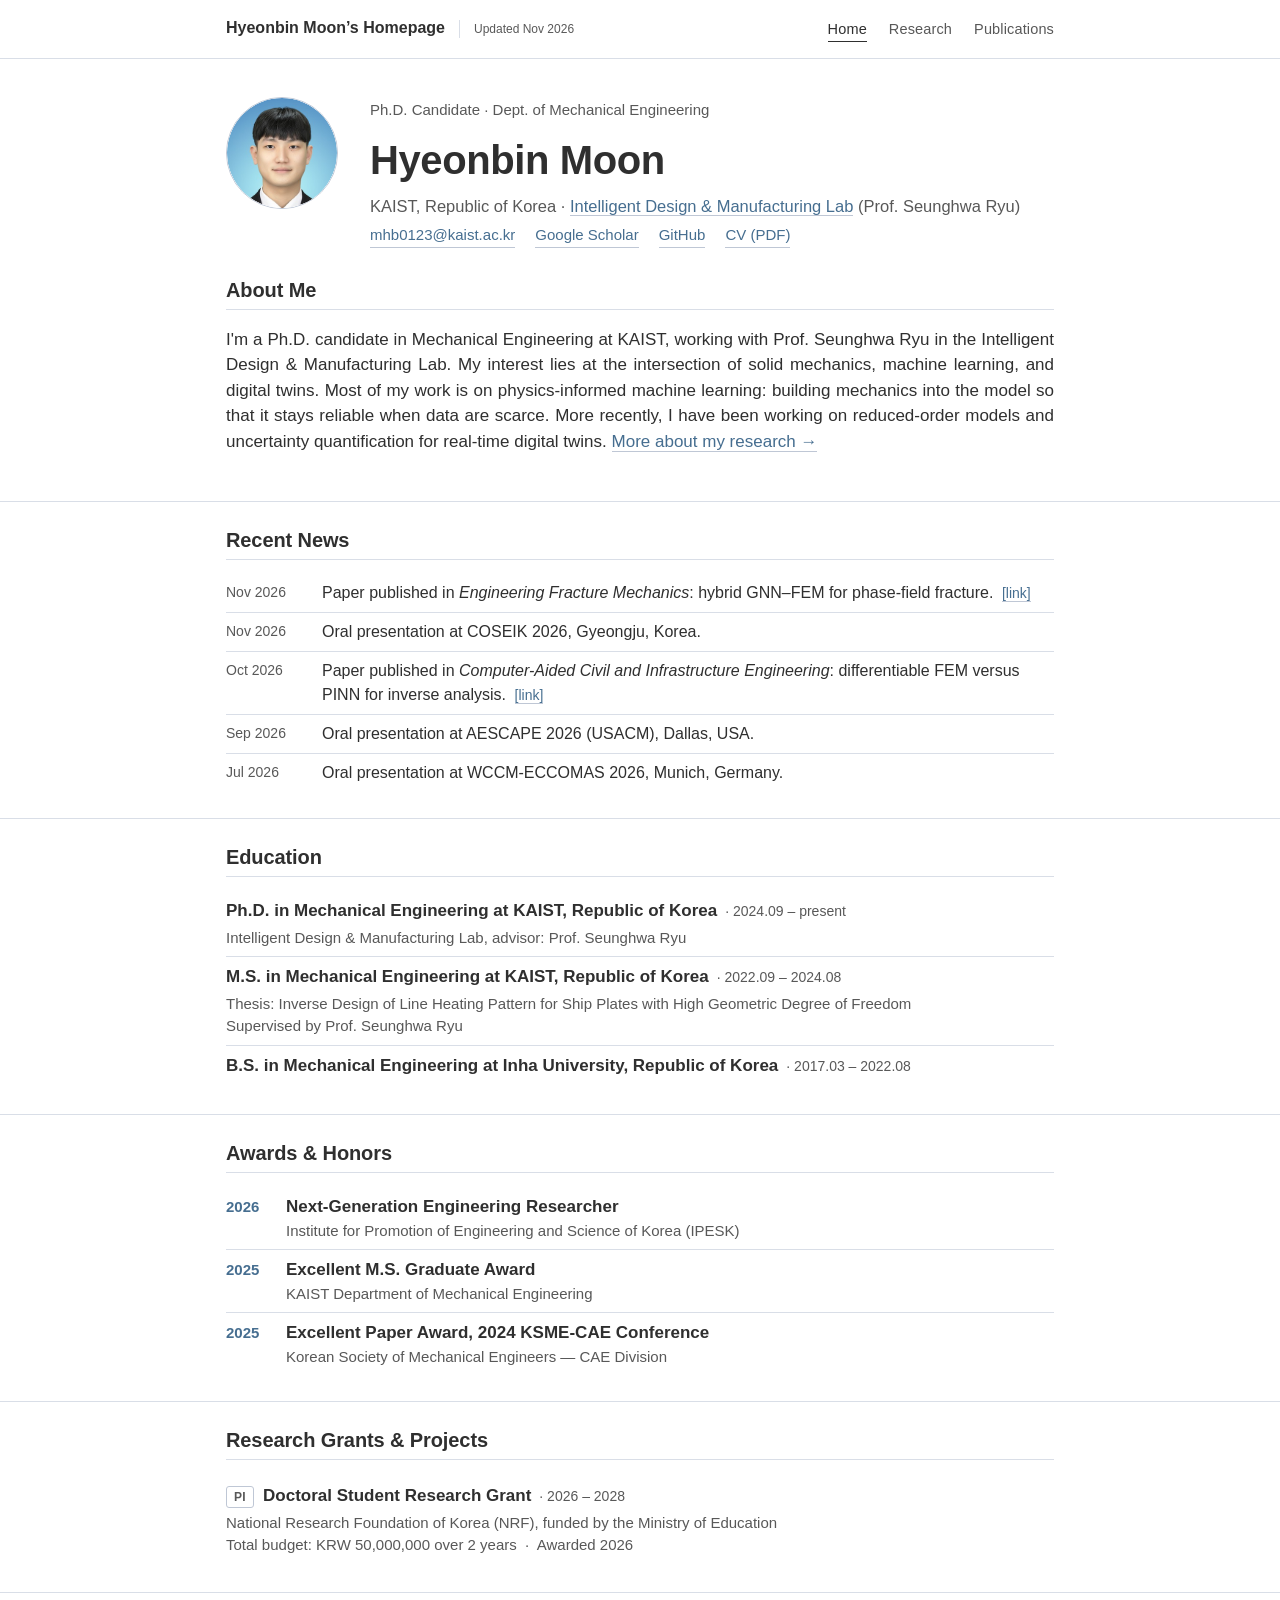
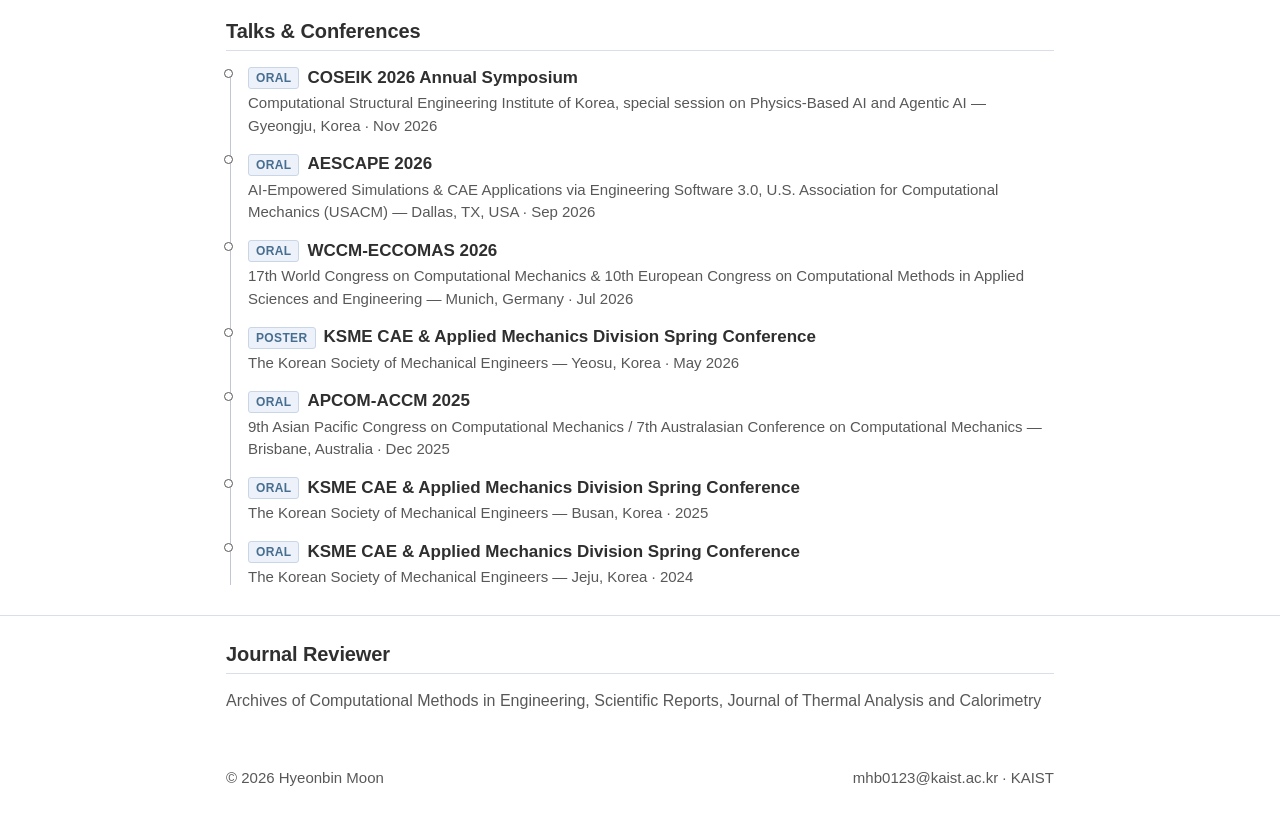
<file: index.html>
<!DOCTYPE html>
<html lang="en">
<head>
<meta charset="UTF-8">
<meta name="viewport" content="width=device-width, initial-scale=1.0">
<title>Hyeonbin Moon — Ph.D. Researcher</title>

<link rel="icon" type="image/svg+xml" href="data:image/svg+xml,%3Csvg xmlns='http://www.w3.org/2000/svg' viewBox='0 0 64 64'%3E%3Ccircle cx='32' cy='32' r='32' fill='%23466E90'/%3E%3Ctext x='32' y='42' font-family='Arial,Helvetica,sans-serif' font-size='26' font-weight='700' fill='white' text-anchor='middle'%3EHM%3C/text%3E%3C/svg%3E">

<meta name="description" content="Hyeonbin Moon — Ph.D. candidate in Mechanical Engineering at KAIST, working on computational solid mechanics through physics-informed machine learning. Publications, talks, and research.">

<meta property="og:image" content="https://hyeonbin-moon.github.io/img/og-card.png">
<meta property="og:image:width" content="1200">
<meta property="og:image:height" content="630">
<meta property="og:url" content="https://hyeonbin-moon.github.io/">
<meta name="twitter:image" content="https://hyeonbin-moon.github.io/img/og-card.png">
<meta property="og:type" content="website">
<meta property="og:title" content="Hyeonbin Moon — Ph.D. Researcher">
<meta property="og:description" content="Hyeonbin Moon — Ph.D. candidate in Mechanical Engineering at KAIST, working on computational solid mechanics through physics-informed machine learning. Publications, talks, and research.">
<meta name="twitter:card" content="summary_large_image">
<meta name="twitter:title" content="Hyeonbin Moon — Ph.D. Researcher">
<meta name="twitter:description" content="Hyeonbin Moon — Ph.D. candidate in Mechanical Engineering at KAIST, working on computational solid mechanics through physics-informed machine learning. Publications, talks, and research.">

<link rel="stylesheet" href="styles.css?v=20261121i">
<script type="application/ld+json">
{
  "@context": "https://schema.org",
  "@type": "Person",
  "name": "Hyeonbin Moon",
  "jobTitle": "Ph.D. Candidate",
  "email": "mailto:mhb0123@kaist.ac.kr",
  "affiliation": {
    "@type": "CollegeOrUniversity",
    "name": "KAIST (Korea Advanced Institute of Science and Technology)"
  },
  "alumniOf": [
    {"@type": "CollegeOrUniversity", "name": "KAIST"},
    {"@type": "CollegeOrUniversity", "name": "Inha University"}
  ],
  "sameAs": [
    "https://scholar.google.com/citations?hl=en&user=YVXCVJMAAAAJ"
  ],
  "knowsAbout": ["AI for Solid Mechanics", "Physics-Informed Machine Learning", "Computational Solid Mechanics", "Reduced-Order Modeling", "Uncertainty Quantification", "Digital Twins", "Inverse Design"]
}
</script>
</head>
<body class="page-home">

<nav>
  <div class="wrap">
    <div class="brand-group">
      <a class="brand" href="index.html">Hyeonbin Moon&rsquo;s Homepage</a>
      <span class="nav-updated">Updated Nov 2026</span>
    </div>
    <button class="nav-toggle" id="navToggle" aria-label="Toggle menu" aria-expanded="false">
      <span></span><span></span><span></span>
    </button>
    <ul id="navList">
      <li><a href="index.html" aria-current="page">Home</a></li>
      <li><a href="research.html">Research</a></li>
      <li><a href="publications.html">Publications</a></li>
    </ul>
  </div>
</nav>

<header class="hero">
  <div class="wrap hero-row">
    <div class="avatar"><div class="avatar-inner"><img src="[data-uri]" alt="Hyeonbin Moon"></div></div>
    <div class="hero-text">
      <span class="eyebrow">Ph.D. Candidate · Dept. of Mechanical Engineering</span>
      <h1 class="name">Hyeonbin Moon</h1>
      <p class="role-affiliation">KAIST, Republic of Korea · <a href="https://sites.google.com/site/seunghwalab/home" target="_blank" rel="noopener">Intelligent Design &amp; Manufacturing Lab</a> (Prof. Seunghwa Ryu)</p>
      <div class="contact-row">
        <a href="mailto:mhb0123@kaist.ac.kr">mhb0123@kaist.ac.kr</a>
        <a href="https://scholar.google.com/citations?hl=en&user=YVXCVJMAAAAJ" target="_blank" rel="noopener">Google Scholar</a>
        <a href="https://github.com/HyeonBin-Moon" target="_blank" rel="noopener">GitHub</a>
        <a href="files/Hyeonbin_Moon_CV.pdf" target="_blank" rel="noopener">CV (PDF)</a>
      </div>
    </div>
  </div>

  <div class="wrap hero-about-wrap">
    <div class="section-head"><h2>About Me</h2></div>
    <div class="bio">
        <p>
          I'm a Ph.D. candidate in Mechanical Engineering at KAIST, working with Prof. Seunghwa Ryu in the Intelligent
          Design &amp; Manufacturing Lab. My interest lies at the intersection of solid mechanics, machine learning, and
          digital twins. Most of my work is on physics-informed machine learning: building mechanics into the model so that
          it stays reliable when data are scarce. More recently, I have been working on reduced-order models and uncertainty
          quantification for real-time digital twins. <a href="research.html">More about my research &rarr;</a>
        </p>
      </div>
  </div>
</header>

<section id="news">
  <div class="wrap">
    <div class="section-head"><h2>Recent News</h2></div>
    <ul class="news-list">
      <li><span class="news-date">Nov 2026</span><span class="news-text">Paper published in <em>Engineering Fracture Mechanics</em>: hybrid GNN&ndash;FEM for phase-field fracture. <a href="publications.html#pub-16">[link]</a></span></li>
      <li><span class="news-date">Nov 2026</span><span class="news-text">Oral presentation at COSEIK 2026, Gyeongju, Korea.</span></li>
      <li><span class="news-date">Oct 2026</span><span class="news-text">Paper published in <em>Computer-Aided Civil and Infrastructure Engineering</em>: differentiable FEM versus PINN for inverse analysis. <a href="publications.html#pub-15">[link]</a></span></li>
      <li><span class="news-date">Sep 2026</span><span class="news-text">Oral presentation at AESCAPE 2026 (USACM), Dallas, USA.</span></li>
      <li><span class="news-date">Jul 2026</span><span class="news-text">Oral presentation at WCCM-ECCOMAS 2026, Munich, Germany.</span></li>
    </ul>
  </div>
</section>

<section id="education">
  <div class="wrap">
    <div class="section-head"><span class="icon-badge"><svg viewBox="0 0 24 24" fill="none" stroke="currentColor" stroke-width="2" stroke-linecap="round" stroke-linejoin="round"><path d="M2 9l10-5 10 5-10 5-10-5z"/><path d="M6 11.5v4.5c0 1.5 3 3 6 3s6-1.5 6-3v-4.5"/><path d="M22 9v6"/></svg></span><h2>Education</h2></div>

    <div class="edu-grid">
    <div class="edu-item">
      <div class="edu-degree">Ph.D. in Mechanical Engineering at KAIST, Republic of Korea<span class="edu-dates">&middot; 2024.09 &ndash; present</span></div>
      <div class="edu-meta">Intelligent Design &amp; Manufacturing Lab, advisor: Prof. Seunghwa Ryu</div>
    </div>
    <div class="edu-item">
      <div class="edu-degree">M.S. in Mechanical Engineering at KAIST, Republic of Korea<span class="edu-dates">&middot; 2022.09 &ndash; 2024.08</span></div>
      <div class="edu-meta">Thesis: Inverse Design of Line Heating Pattern for Ship Plates with High Geometric Degree of Freedom</div>
      <div class="edu-meta">Supervised by Prof. Seunghwa Ryu</div>
    </div>
    <div class="edu-item">
      <div class="edu-degree">B.S. in Mechanical Engineering at Inha University, Republic of Korea<span class="edu-dates">&middot; 2017.03 &ndash; 2022.08</span></div>
    </div>
    </div>
  </div>
</section>

<section id="awards">
  <div class="wrap">
    <div class="section-head"><span class="icon-badge"><svg viewBox="0 0 24 24" fill="none" stroke="currentColor" stroke-width="2" stroke-linecap="round" stroke-linejoin="round"><path d="M8 4h8v4a4 4 0 0 1-8 0V4z"/><path d="M8 5H5.5a2.5 2.5 0 0 0 2.5 4.5"/><path d="M16 5h2.5A2.5 2.5 0 0 1 16 9.5"/><path d="M12 12v3"/><path d="M9 20h6"/><path d="M10 15h4l1 5H9l1-5z"/></svg></span><h2>Awards &amp; Honors</h2></div>

    <div class="award-grid">
    <div class="award-item">
      <div class="award-year">2026</div>
      <div>
        <div class="award-name">Next-Generation Engineering Researcher</div>
        <div class="award-org">Institute for Promotion of Engineering and Science of Korea (IPESK)</div>
      </div>
    </div>
    <div class="award-item">
      <div class="award-year">2025</div>
      <div>
        <div class="award-name">Excellent M.S. Graduate Award</div>
        <div class="award-org">KAIST Department of Mechanical Engineering</div>
      </div>
    </div>
    <div class="award-item">
      <div class="award-year">2025</div>
      <div>
        <div class="award-name">Excellent Paper Award, 2024 KSME-CAE Conference</div>
        <div class="award-org">Korean Society of Mechanical Engineers &mdash; CAE Division</div>
      </div>
    </div>
    </div>
  </div>
</section>

<section id="grants">
  <div class="wrap">
    <div class="section-head"><span class="icon-badge"><svg viewBox="0 0 24 24" fill="none" stroke="currentColor" stroke-width="2" stroke-linecap="round" stroke-linejoin="round"><rect x="2" y="6" width="20" height="12" rx="2"/><circle cx="12" cy="12" r="2.5"/><path d="M6 12h.01"/><path d="M18 12h.01"/></svg></span><h2>Research Grants &amp; Projects</h2></div>

    <div class="grant-grid">
    <div class="grant-item">
      <div class="grant-title"><span class="grant-role">PI</span>Doctoral Student Research Grant<span class="grant-dates">&middot; 2026 &ndash; 2028</span></div>
      <div class="grant-meta">National Research Foundation of Korea (NRF), funded by the Ministry of Education</div>
      <div class="grant-meta">Total budget: KRW 50,000,000 over 2 years &nbsp;&middot;&nbsp; Awarded 2026</div>
    </div>
    </div>
  </div>
</section>

<section id="talks">
  <div class="wrap">
    <div class="section-head"><span class="icon-badge"><svg viewBox="0 0 24 24" fill="none" stroke="currentColor" stroke-width="2" stroke-linecap="round" stroke-linejoin="round"><rect x="9" y="2" width="6" height="12" rx="3"/><path d="M5 10a7 7 0 0 0 14 0"/><path d="M12 17v4"/><path d="M9 21h6"/></svg></span><h2>Talks &amp; Conferences</h2></div>
    <div class="timeline">
      <div class="talk">
        <div class="talk-title"><span class="talk-tag">Oral</span>COSEIK 2026 Annual Symposium</div>
        <div class="talk-place">Computational Structural Engineering Institute of Korea, special session on Physics-Based AI and Agentic AI &mdash; Gyeongju, Korea <span class="talk-date">&middot; Nov 2026</span></div>
      </div>
      <div class="talk">
        <div class="talk-title"><span class="talk-tag">Oral</span>AESCAPE 2026</div>
        <div class="talk-place">AI-Empowered Simulations &amp; CAE Applications via Engineering Software 3.0, U.S. Association for Computational Mechanics (USACM) &mdash; Dallas, TX, USA <span class="talk-date">&middot; Sep 2026</span></div>
      </div>
      <div class="talk">
        <div class="talk-title"><span class="talk-tag">Oral</span>WCCM-ECCOMAS 2026</div>
        <div class="talk-place">17th World Congress on Computational Mechanics &amp; 10th European Congress on Computational Methods in Applied Sciences and Engineering &mdash; Munich, Germany <span class="talk-date">&middot; Jul 2026</span></div>
      </div>
      <div class="talk">
        <div class="talk-title"><span class="talk-tag">Poster</span>KSME CAE &amp; Applied Mechanics Division Spring Conference</div>
        <div class="talk-place">The Korean Society of Mechanical Engineers &mdash; Yeosu, Korea <span class="talk-date">&middot; May 2026</span></div>
      </div>
      <div class="talk">
        <div class="talk-title"><span class="talk-tag">Oral</span>APCOM-ACCM 2025</div>
        <div class="talk-place">9th Asian Pacific Congress on Computational Mechanics / 7th Australasian Conference on Computational Mechanics &mdash; Brisbane, Australia <span class="talk-date">&middot; Dec 2025</span></div>
      </div>
      <div class="talk">
        <div class="talk-title"><span class="talk-tag">Oral</span>KSME CAE &amp; Applied Mechanics Division Spring Conference</div>
        <div class="talk-place">The Korean Society of Mechanical Engineers &mdash; Busan, Korea <span class="talk-date">&middot; 2025</span></div>
      </div>
      <div class="talk">
        <div class="talk-title"><span class="talk-tag">Oral</span>KSME CAE &amp; Applied Mechanics Division Spring Conference</div>
        <div class="talk-place">The Korean Society of Mechanical Engineers &mdash; Jeju, Korea <span class="talk-date">&middot; 2024</span></div>
      </div>
    </div>
  </div>
</section>

<section id="reviewer">
  <div class="wrap">
    <div class="section-head"><span class="icon-badge"><svg viewBox="0 0 24 24" fill="none" stroke="currentColor" stroke-width="2" stroke-linecap="round" stroke-linejoin="round"><path d="M9 11l3 3L22 4"/><path d="M21 12v7a2 2 0 0 1-2 2H5a2 2 0 0 1-2-2V5a2 2 0 0 1 2-2h11"/></svg></span><h2>Journal Reviewer</h2></div>
    <div class="journal-list"><span>Archives of Computational Methods in Engineering</span><span>Scientific Reports</span><span>Journal of Thermal Analysis and Calorimetry</span></div>
  </div>
</section>

<footer id="contact">
  <div class="wrap">
    <span>© 2026 Hyeonbin Moon</span>
    <span>mhb0123@kaist.ac.kr · KAIST</span>
  </div>
</footer>

<script>
  (function(){
    var toggle = document.getElementById('navToggle');
    var list = document.getElementById('navList');
    toggle.addEventListener('click', function(){
      var open = list.classList.toggle('open');
      toggle.setAttribute('aria-expanded', open ? 'true' : 'false');
    });
    list.querySelectorAll('a').forEach(function(link){
      link.addEventListener('click', function(){
        list.classList.remove('open');
        toggle.setAttribute('aria-expanded', 'false');
      });
    });
  })();
</script>
</body>
</html>
</file>
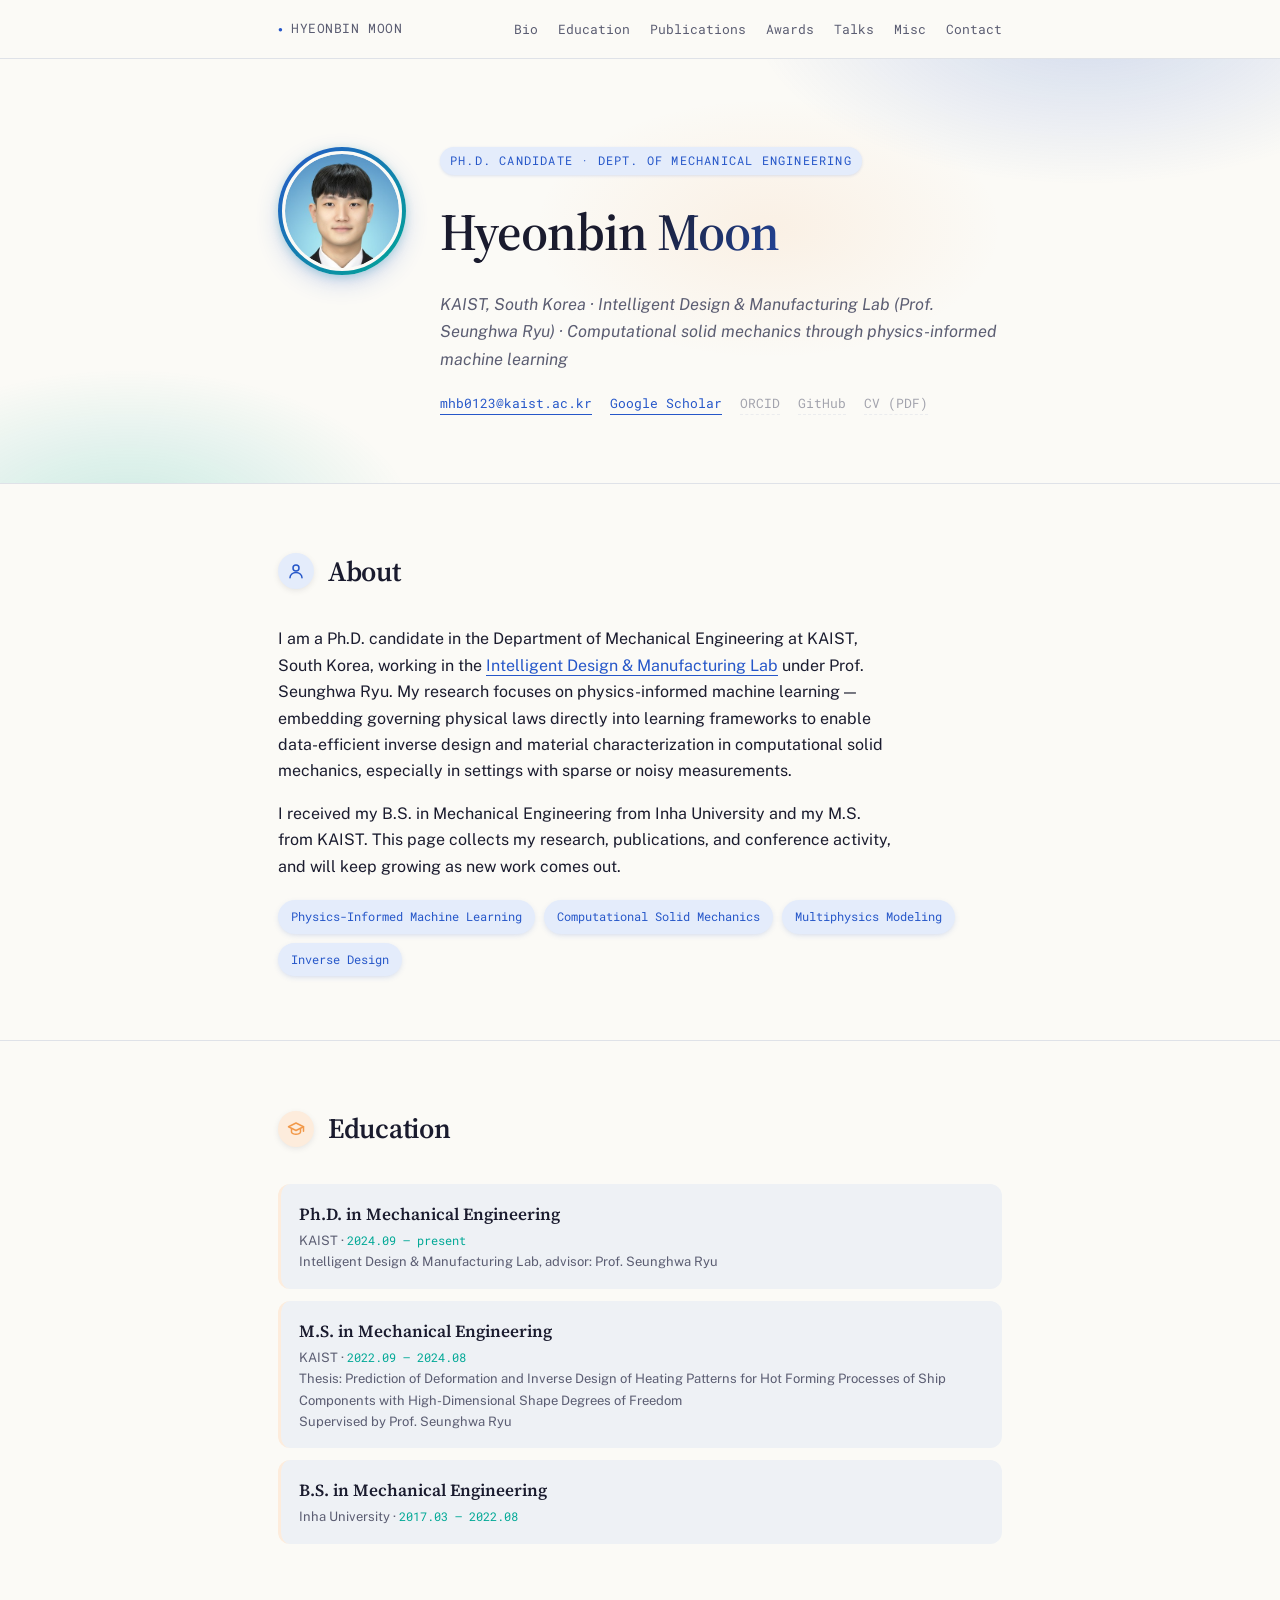
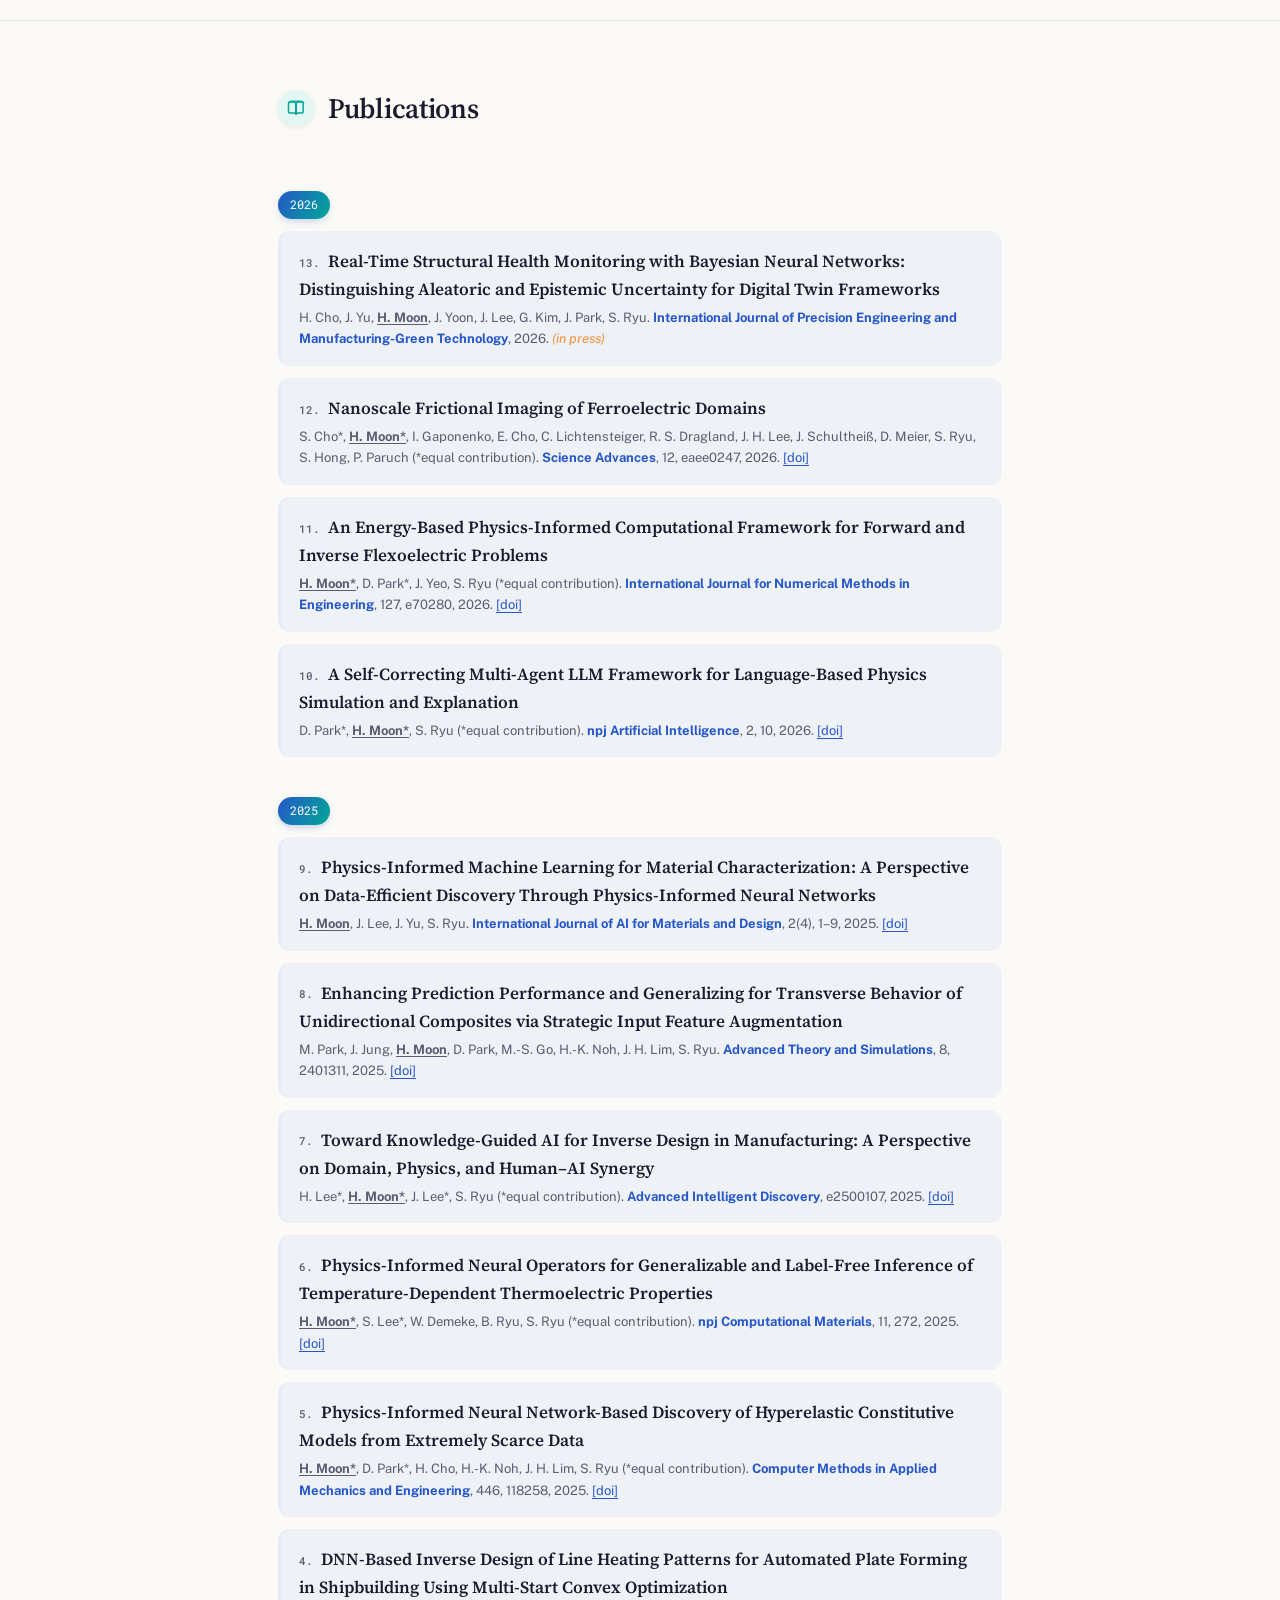
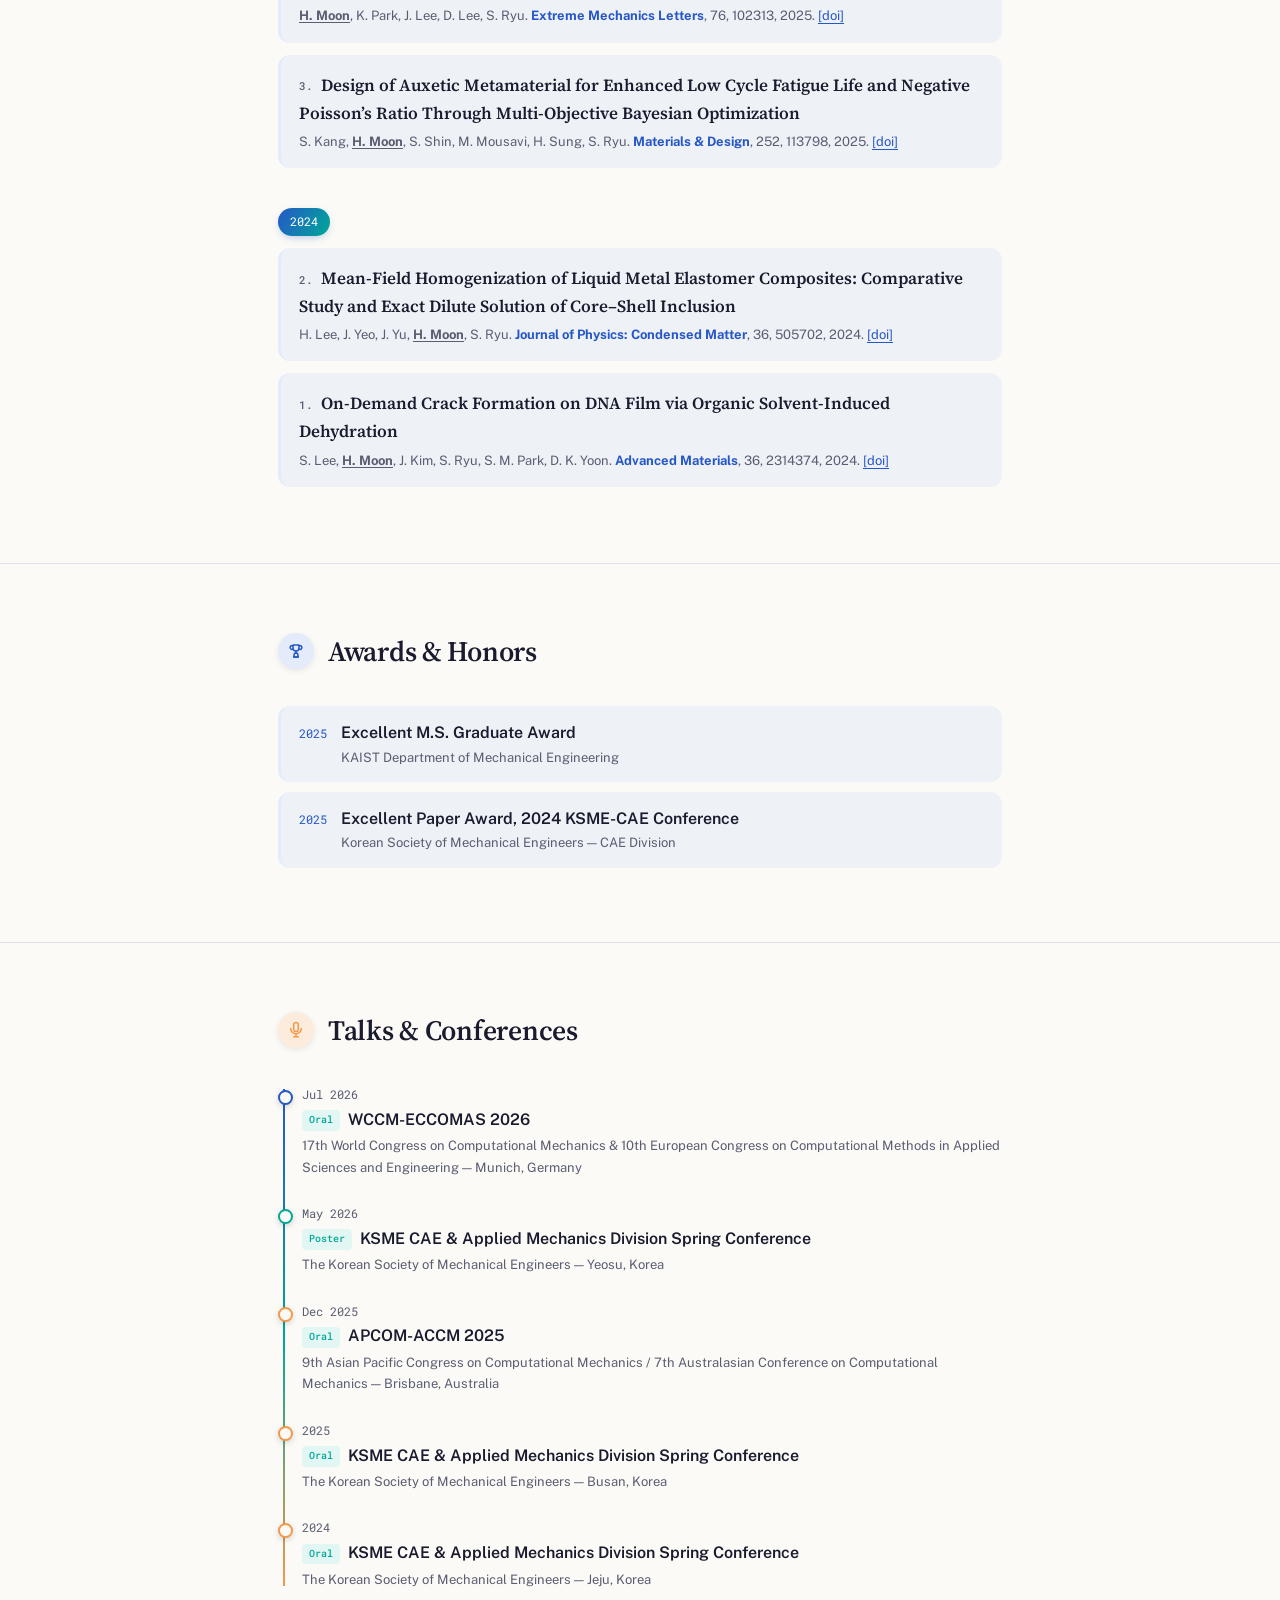
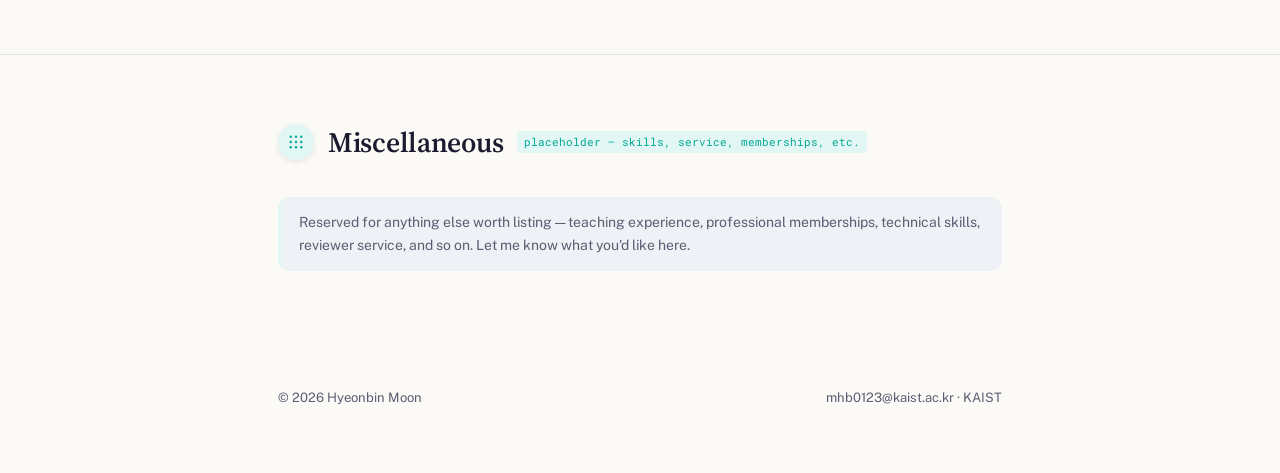
<file: index_4.html>
<!DOCTYPE html>
<html lang="en">
<head>
<meta charset="UTF-8">
<meta name="viewport" content="width=device-width, initial-scale=1.0">
<title>Hyeonbin Moon — Ph.D. Researcher</title>

<link rel="icon" type="image/svg+xml" href="data:image/svg+xml,%3Csvg xmlns='http://www.w3.org/2000/svg' viewBox='0 0 64 64'%3E%3Cdefs%3E%3ClinearGradient id='g' x1='0' y1='0' x2='1' y2='1'%3E%3Cstop offset='0' stop-color='%232657c9'/%3E%3Cstop offset='1' stop-color='%2300a896'/%3E%3C/linearGradient%3E%3C/defs%3E%3Ccircle cx='32' cy='32' r='32' fill='url(%23g)'/%3E%3Ctext x='32' y='43' font-family='Georgia,serif' font-size='27' font-weight='700' fill='white' text-anchor='middle'%3EHM%3C/text%3E%3C/svg%3E">

<meta name="description" content="Hyeonbin Moon — Ph.D. candidate in Mechanical Engineering at KAIST, working on computational solid mechanics through physics-informed machine learning. Publications, talks, and research.">

<meta property="og:type" content="website">
<meta property="og:title" content="Hyeonbin Moon — Ph.D. Researcher">
<meta property="og:description" content="Ph.D. candidate in Mechanical Engineering at KAIST, working on physics-informed machine learning and computational solid mechanics.">
<meta name="twitter:card" content="summary">
<meta name="twitter:title" content="Hyeonbin Moon — Ph.D. Researcher">
<meta name="twitter:description" content="Ph.D. candidate in Mechanical Engineering at KAIST, working on physics-informed machine learning and computational solid mechanics.">

<link rel="preconnect" href="https://fonts.googleapis.com">
<link rel="preconnect" href="https://fonts.gstatic.com" crossorigin>
<link href="https://fonts.googleapis.com/css2?family=Source+Serif+4:opsz,wght@8..60,400;8..60,500;8..60,600;8..60,700&family=Public+Sans:wght@400;500;600;700&family=Roboto+Mono:wght@400;500&display=swap" rel="stylesheet">
<style>
  :root{
    --paper:#fbfaf6;
    --panel:#eef1f5;
    --ink:#1a1b2e;
    --ink-soft:#5b5d72;
    --line:#dfe2e8;

    --blue:#2657c9;
    --blue-soft:#e4ecfb;
    --teal:#00a896;
    --teal-soft:#e2f6f3;
    --amber:#f2994a;
    --amber-soft:#fdecdc;
  }

  *{box-sizing:border-box;}
  html{scroll-behavior:smooth;}
  body{
    margin:0;
    background:var(--paper);
    color:var(--ink);
    font-family:'Public Sans',sans-serif;
    line-height:1.65;
    -webkit-font-smoothing:antialiased;
  }
  ::selection{background:var(--blue);color:#fff;}

  a{color:var(--blue);text-decoration:none;border-bottom:1px solid var(--blue);}
  a:hover{color:var(--teal);border-color:var(--teal);}

  h1,h2,h3{font-family:'Source Serif 4',serif;font-weight:600;margin:0;letter-spacing:-0.01em;}

  .wrap{max-width:780px;margin:0 auto;padding:0 28px;}

  /* ---------- nav ---------- */
  nav{
    position:sticky;top:0;z-index:10;
    background:rgba(251,250,246,0.88);
    backdrop-filter:blur(6px);
    border-bottom:1px solid var(--line);
  }
  nav .wrap{display:flex;justify-content:space-between;align-items:center;height:58px;position:relative;}
  nav .brand{font-family:'Roboto Mono',monospace;font-size:13px;letter-spacing:0.04em;color:var(--ink-soft);}
  nav .brand::before{content:"●";color:var(--blue);margin-right:8px;font-size:8px;vertical-align:middle;}
  nav ul{list-style:none;display:flex;gap:20px;margin:0;padding:0;}
  nav a{border:none;font-size:13px;color:var(--ink-soft);font-family:'Roboto Mono',monospace;padding-bottom:2px;position:relative;}
  nav a::after{content:"";position:absolute;left:0;right:100%;bottom:-3px;height:2px;background:linear-gradient(90deg,var(--blue),var(--teal));transition:right 0.2s ease;}
  nav a:hover{color:var(--blue);}
  nav a:hover::after{right:0;}

  .nav-toggle{
    display:none;flex-direction:column;justify-content:center;gap:5px;
    width:32px;height:32px;background:none;border:none;cursor:pointer;padding:0;
  }
  .nav-toggle span{display:block;width:100%;height:2px;background:var(--ink);border-radius:2px;transition:transform 0.2s ease, opacity 0.2s ease;}
  .nav-toggle[aria-expanded="true"] span:nth-child(1){transform:translateY(7px) rotate(45deg);}
  .nav-toggle[aria-expanded="true"] span:nth-child(2){opacity:0;}
  .nav-toggle[aria-expanded="true"] span:nth-child(3){transform:translateY(-7px) rotate(-45deg);}

  /* ---------- hero ---------- */
  header.hero{
    position:relative;
    padding:88px 0 68px;
    overflow:hidden;
    background:
      radial-gradient(560px 280px at 85% -10%, rgba(38,87,201,0.20), transparent 60%),
      radial-gradient(480px 260px at 10% 110%, rgba(0,168,150,0.20), transparent 60%),
      radial-gradient(360px 200px at 60% 40%, rgba(242,153,74,0.10), transparent 65%);
    border-bottom:1px solid var(--line);
  }
  .hero-row{display:flex;gap:34px;align-items:flex-start;position:relative;z-index:1;}
  .hero-illustration{
    position:absolute;right:-30px;top:-10px;width:420px;height:320px;
    z-index:0;pointer-events:none;
    mask-image:radial-gradient(closest-side, black 65%, transparent 100%);
    -webkit-mask-image:radial-gradient(closest-side, black 65%, transparent 100%);
  }
  .hero-illustration svg{width:100%;height:100%;}
  .avatar{
    flex:0 0 auto;
    width:128px;height:128px;border-radius:50%;
    padding:4px;
    background:linear-gradient(135deg, var(--blue), var(--teal));
    box-shadow:0 8px 28px -8px rgba(38,87,201,0.45), 0 2px 8px rgba(0,168,150,0.2);
  }
  .avatar-inner{
    width:100%;height:100%;border-radius:50%;
    background:var(--paper);
    display:flex;align-items:center;justify-content:center;
    font-family:'Source Serif 4',serif;font-size:32px;font-weight:600;
    color:var(--ink);
    overflow:hidden;
    border:3px solid var(--paper);
  }
  .avatar-inner img{
    width:100%;height:100%;
    object-fit:cover;
    border-radius:50%;
    display:block;
  }
  .eyebrow{
    display:inline-block;
    font-family:'Roboto Mono',monospace;font-size:12px;color:var(--blue);
    text-transform:uppercase;letter-spacing:0.1em;margin-bottom:14px;
    background:var(--blue-soft);padding:4px 10px;border-radius:20px;
    box-shadow:0 1px 3px rgba(38,87,201,0.15);
  }
  h1.name{
    font-size:52px;margin-bottom:10px;letter-spacing:-0.02em;
    background:linear-gradient(120deg, var(--ink) 35%, var(--blue) 75%, var(--teal) 100%);
    -webkit-background-clip:text;background-clip:text;color:transparent;-webkit-text-fill-color:transparent;
  }
  .role{color:var(--ink-soft);font-size:16.5px;margin-bottom:20px;font-style:italic;max-width:56ch;}
  .contact-row{display:flex;flex-wrap:wrap;gap:18px;font-family:'Roboto Mono',monospace;font-size:13px;}
  .contact-pending{color:var(--ink-soft);opacity:0.55;border-bottom:1px dashed var(--line);cursor:default;}

  /* ---------- sections ---------- */
  section{padding:64px 0;border-bottom:1px solid var(--line);}
  section:last-of-type{border-bottom:none;}
  .section-head{display:flex;align-items:center;gap:14px;margin-bottom:32px;}
  .icon-badge{
    flex:0 0 auto;width:36px;height:36px;border-radius:50%;
    display:flex;align-items:center;justify-content:center;
    box-shadow:0 2px 8px -3px rgba(26,27,46,0.2);
  }
  .icon-badge svg{width:18px;height:18px;}
  .section-head h2{font-size:28px;}

  #bio .icon-badge{background:var(--blue-soft);color:var(--blue);}
  #education .icon-badge{background:var(--amber-soft);color:var(--amber);}
  #publications .icon-badge{background:var(--teal-soft);color:var(--teal);}
  #awards .icon-badge{background:var(--blue-soft);color:var(--blue);}
  #talks .icon-badge{background:var(--amber-soft);color:var(--amber);}
  #misc .icon-badge{background:var(--teal-soft);color:var(--teal);}
  #cv .dot{background:var(--blue);}

  .bio p{max-width:62ch;color:var(--ink);}
  .interests{display:flex;flex-wrap:wrap;gap:9px;margin-top:20px;}
  .interests span{
    font-family:'Roboto Mono',monospace;font-size:12px;
    padding:7px 13px;border-radius:20px;color:var(--blue);
    background:var(--blue-soft);
    box-shadow:0 2px 6px -2px rgba(38,87,201,0.25);
    transition:transform 0.15s ease;
  }
  .interests span:hover{transform:translateY(-1px);}

  /* publications */
  .pub-year{
    font-family:'Roboto Mono',monospace;font-size:12px;color:#fff;
    background:linear-gradient(120deg, var(--blue), var(--teal));
    display:inline-block;padding:4px 12px;border-radius:20px;
    margin:28px 0 12px;box-shadow:0 3px 10px -3px rgba(38,87,201,0.4);
  }
  .pub-year:first-child{margin-top:0;}
  .pub{
    padding:16px 18px;border-radius:12px;margin-bottom:12px;background:var(--panel);
    border-left:3px solid var(--blue-soft);
    transition:transform 0.18s ease, box-shadow 0.18s ease, border-color 0.18s ease;
  }
  .pub:hover{transform:translateY(-2px);box-shadow:0 10px 24px -12px rgba(26,27,46,0.25);border-left-color:var(--blue);}
  .pub-title{font-family:'Source Serif 4',serif;font-size:17px;font-weight:600;margin-bottom:4px;}
  .pub-meta{font-size:13px;color:var(--ink-soft);}
  .pub-meta strong{text-decoration:underline;text-underline-offset:2px;}
  .pub-meta em{font-style:normal;font-weight:700;color:var(--blue);}
  .in-press{font-style:italic;font-weight:500;color:var(--amber);}
  .pub-num{
    display:inline-block;font-family:'Roboto Mono',monospace;font-size:11px;font-weight:500;
    color:var(--ink-soft);margin-right:8px;vertical-align:middle;
  }
  .pub-tag{
    display:inline-block;font-family:'Roboto Mono',monospace;font-size:10px;font-weight:500;
    border-radius:4px;padding:2px 7px;margin-right:8px;vertical-align:middle;
  }
  .tag-journal{background:var(--blue-soft);color:var(--blue);}
  .tag-conference{background:var(--teal-soft);color:var(--teal);}
  .tag-preprint{background:var(--amber-soft);color:var(--amber);}



  /* education */
  .edu-item{
    padding:16px 18px;border-radius:12px;margin-bottom:12px;background:var(--panel);
    border-left:3px solid var(--amber-soft);
    transition:transform 0.18s ease, box-shadow 0.18s ease, border-color 0.18s ease;
  }
  .edu-item:hover{transform:translateY(-2px);box-shadow:0 10px 24px -12px rgba(26,27,46,0.25);border-left-color:var(--amber);}
  .edu-degree{font-family:'Source Serif 4',serif;font-size:17px;font-weight:600;margin-bottom:2px;}
  .edu-meta{font-size:13px;color:var(--ink-soft);}
  .edu-dates{font-family:'Roboto Mono',monospace;font-size:12px;color:var(--teal);}

  /* awards */
  .award-item{
    display:flex;gap:14px;align-items:baseline;padding:14px 18px;border-radius:12px;margin-bottom:10px;background:var(--panel);
    border-left:3px solid var(--blue-soft);
    transition:transform 0.18s ease, box-shadow 0.18s ease, border-color 0.18s ease;
  }
  .award-item:hover{transform:translateY(-2px);box-shadow:0 10px 24px -12px rgba(26,27,46,0.25);border-left-color:var(--blue);}
  .award-year{font-family:'Roboto Mono',monospace;font-size:12px;color:var(--blue);flex:0 0 auto;}
  .award-name{font-weight:600;}
  .award-org{font-size:13px;color:var(--ink-soft);}

  /* misc */
  .misc-item{
    padding:14px 18px;border-radius:12px;margin-bottom:8px;background:var(--panel);font-size:14px;color:var(--ink-soft);
    border-left:3px solid var(--teal-soft);
  }

  /* talks / conferences timeline */
  .timeline{position:relative;padding-left:24px;}
  .timeline::before{content:"";position:absolute;left:5px;top:4px;bottom:4px;width:2px;
    background:linear-gradient(var(--blue), var(--teal), var(--amber));}
  .talk{position:relative;padding-bottom:26px;transition:transform 0.18s ease;}
  .talk:hover{transform:translateX(3px);}
  .talk:last-child{padding-bottom:0;}
  .talk::before{
    content:"";position:absolute;left:-24px;top:5px;width:11px;height:11px;
    border-radius:50%;background:var(--paper);border:2.5px solid var(--amber);
    box-shadow:0 2px 6px -1px rgba(26,27,46,0.25);
  }
  .talk:nth-child(1)::before{border-color:var(--blue);}
  .talk:nth-child(2)::before{border-color:var(--teal);}
  .talk:nth-child(3)::before{border-color:var(--amber);}
  .talk-date{font-family:'Roboto Mono',monospace;font-size:12px;color:var(--ink-soft);}
  .talk-title{font-weight:600;margin:2px 0;}
  .talk-place{font-size:13px;color:var(--ink-soft);}
  .talk-tag{
    display:inline-block;font-family:'Roboto Mono',monospace;font-size:10px;font-weight:500;
    border-radius:4px;padding:2px 7px;margin-right:8px;vertical-align:middle;
    background:var(--teal-soft);color:var(--teal);
  }

  /* cv */
  footer{padding:44px 0 64px;color:var(--ink-soft);font-size:13px;}
  footer .wrap{display:flex;justify-content:space-between;flex-wrap:wrap;gap:10px;}

  .note{
    font-family:'Roboto Mono',monospace;font-size:11px;color:var(--teal);
    background:var(--teal-soft);padding:2px 7px;border-radius:4px;
  }

  @media (max-width:680px){
    .nav-toggle{display:flex;}
    nav ul{
      display:none;position:absolute;left:0;right:0;top:100%;
      flex-direction:column;gap:0;
      background:var(--paper);border-bottom:1px solid var(--line);
      padding:8px 28px 16px;
    }
    nav ul.open{display:flex;}
    nav ul li{width:100%;}
    nav a{display:block;padding:10px 0;}
    nav a::after{display:none;}
  }

  @media (max-width:600px){
    .hero-row{flex-direction:column;gap:16px;}
    h1.name{font-size:36px;}
    .hero-illustration{display:none;}
  }

  @media (prefers-reduced-motion: reduce){
    html{scroll-behavior:auto;}
  }
</style>
<script type="application/ld+json">
{
  "@context": "https://schema.org",
  "@type": "Person",
  "name": "Hyeonbin Moon",
  "jobTitle": "Ph.D. Candidate",
  "email": "mailto:mhb0123@kaist.ac.kr",
  "affiliation": {
    "@type": "CollegeOrUniversity",
    "name": "KAIST (Korea Advanced Institute of Science and Technology)"
  },
  "alumniOf": [
    {"@type": "CollegeOrUniversity", "name": "KAIST"},
    {"@type": "CollegeOrUniversity", "name": "Inha University"}
  ],
  "sameAs": [
    "https://scholar.google.com/citations?hl=en&user=YVXCVJMAAAAJ"
  ],
  "knowsAbout": ["Physics-Informed Machine Learning", "Computational Solid Mechanics", "Multiphysics Modeling", "Inverse Design"]
}
</script>
</head>
<body>

<nav>
  <div class="wrap">
    <span class="brand">HYEONBIN MOON</span>
    <button class="nav-toggle" id="navToggle" aria-label="Toggle menu" aria-expanded="false">
      <span></span><span></span><span></span>
    </button>
    <ul id="navList">
      <li><a href="#bio">Bio</a></li>
      <li><a href="#education">Education</a></li>
      <li><a href="#publications">Publications</a></li>
      <li><a href="#awards">Awards</a></li>
      <li><a href="#talks">Talks</a></li>
      <li><a href="#misc">Misc</a></li>
      <li><a href="#contact">Contact</a></li>
    </ul>
  </div>
</nav>

<header class="hero">
  <div class="wrap hero-row">
    <div class="avatar"><div class="avatar-inner"><img src="[data-uri]" alt="Hyeonbin Moon"></div></div>
    <div class="hero-text">
      <span class="eyebrow">Ph.D. Candidate · Dept. of Mechanical Engineering</span>
      <h1 class="name">Hyeonbin Moon</h1>
      <p class="role">KAIST, South Korea · Intelligent Design &amp; Manufacturing Lab (Prof. Seunghwa Ryu) · Computational solid mechanics through physics-informed machine learning</p>
      <div class="contact-row">
        <a href="mailto:mhb0123@kaist.ac.kr">mhb0123@kaist.ac.kr</a>
        <a href="https://scholar.google.com/citations?hl=en&user=YVXCVJMAAAAJ" target="_blank" rel="noopener">Google Scholar</a>
        <span class="contact-pending">ORCID</span>
        <span class="contact-pending">GitHub</span>
        <span class="contact-pending">CV (PDF)</span>
      </div>
    </div>
  </div>
</header>

<section id="bio">
  <div class="wrap">
    <div class="section-head"><span class="icon-badge"><svg viewBox="0 0 24 24" fill="none" stroke="currentColor" stroke-width="2" stroke-linecap="round" stroke-linejoin="round"><circle cx="12" cy="8" r="4"/><path d="M4 21c0-4 3.5-7 8-7s8 3 8 7"/></svg></span><h2>About</h2></div>
    <div class="bio">
      <p>
        I am a Ph.D. candidate in the Department of Mechanical Engineering at KAIST, South Korea, working in the
        <a href="https://sites.google.com/site/seunghwalab/home" target="_blank" rel="noopener">Intelligent Design &amp; Manufacturing Lab</a> under Prof. Seunghwa Ryu. My research focuses on physics-informed
        machine learning — embedding governing physical laws directly into learning frameworks to enable data-efficient
        inverse design and material characterization in computational solid mechanics, especially in settings with
        sparse or noisy measurements.
      </p>
      <p>
        I received my B.S. in Mechanical Engineering from Inha University and my M.S. from KAIST. This page collects
        my research, publications, and conference activity, and will keep growing as new work comes out.
      </p>
      <div class="interests">
        <span>Physics-Informed Machine Learning</span>
        <span>Computational Solid Mechanics</span>
        <span>Multiphysics Modeling</span>
        <span>Inverse Design</span>
      </div>
    </div>
  </div>
</section>

<section id="education">
  <div class="wrap">
    <div class="section-head"><span class="icon-badge"><svg viewBox="0 0 24 24" fill="none" stroke="currentColor" stroke-width="2" stroke-linecap="round" stroke-linejoin="round"><path d="M2 9l10-5 10 5-10 5-10-5z"/><path d="M6 11.5v4.5c0 1.5 3 3 6 3s6-1.5 6-3v-4.5"/><path d="M22 9v6"/></svg></span><h2>Education</h2></div>

    <div class="edu-item">
      <div class="edu-degree">Ph.D. in Mechanical Engineering</div>
      <div class="edu-meta">KAIST &middot; <span class="edu-dates">2024.09 &ndash; present</span></div>
      <div class="edu-meta">Intelligent Design &amp; Manufacturing Lab, advisor: Prof. Seunghwa Ryu</div>
    </div>
    <div class="edu-item">
      <div class="edu-degree">M.S. in Mechanical Engineering</div>
      <div class="edu-meta">KAIST &middot; <span class="edu-dates">2022.09 &ndash; 2024.08</span></div>
      <div class="edu-meta">Thesis: Prediction of Deformation and Inverse Design of Heating Patterns for Hot Forming Processes of Ship Components with High-Dimensional Shape Degrees of Freedom</div>
      <div class="edu-meta">Supervised by Prof. Seunghwa Ryu</div>
    </div>
    <div class="edu-item">
      <div class="edu-degree">B.S. in Mechanical Engineering</div>
      <div class="edu-meta">Inha University &middot; <span class="edu-dates">2017.03 &ndash; 2022.08</span></div>
    </div>
  </div>
</section>

<section id="publications">
  <div class="wrap">
    <div class="section-head"><span class="icon-badge"><svg viewBox="0 0 24 24" fill="none" stroke="currentColor" stroke-width="2" stroke-linecap="round" stroke-linejoin="round"><path d="M4 4.5A1.5 1.5 0 0 1 5.5 3H10a2 2 0 0 1 2 2v14.5"/><path d="M20 4.5A1.5 1.5 0 0 0 18.5 3H14a2 2 0 0 0-2 2v14.5"/><path d="M2 5.5A1.5 1.5 0 0 1 3.5 4H10a2 2 0 0 1 2 2v14a1.5 1.5 0 0 0-1.5-1.5H3.5A1.5 1.5 0 0 1 2 17V5.5z"/><path d="M22 5.5A1.5 1.5 0 0 0 20.5 4H14a2 2 0 0 0-2 2v14a1.5 1.5 0 0 1 1.5-1.5h6.5a1.5 1.5 0 0 0 1.5-1.5V5.5z"/></svg></span><h2>Publications</h2></div>

    <div class="pub-year">2026</div>
    <div class="pub">
      <div class="pub-title"><span class="pub-num">13.</span>Real-Time Structural Health Monitoring with Bayesian Neural Networks: Distinguishing Aleatoric and Epistemic Uncertainty for Digital Twin Frameworks</div>
      <div class="pub-meta">H. Cho, J. Yu, <strong>H. Moon</strong>, J. Yoon, J. Lee, G. Kim, J. Park, S. Ryu. <em>International Journal of Precision Engineering and Manufacturing-Green Technology</em>, 2026. <span class="in-press">(in press)</span></div>
    </div>
    <div class="pub">
      <div class="pub-title"><span class="pub-num">12.</span>Nanoscale Frictional Imaging of Ferroelectric Domains</div>
      <div class="pub-meta">S. Cho*, <strong>H. Moon*</strong>, I. Gaponenko, E. Cho, C. Lichtensteiger, R. S. Dragland, J. H. Lee, J. Schultheiß, D. Meier, S. Ryu, S. Hong, P. Paruch (*equal contribution). <em>Science Advances</em>, 12, eaee0247, 2026. <a href="https://doi.org/10.1126/sciadv.aee0247" target="_blank" rel="noopener">[doi]</a></div>
    </div>
    <div class="pub">
      <div class="pub-title"><span class="pub-num">11.</span>An Energy-Based Physics-Informed Computational Framework for Forward and Inverse Flexoelectric Problems</div>
      <div class="pub-meta"><strong>H. Moon*</strong>, D. Park*, J. Yeo, S. Ryu (*equal contribution). <em>International Journal for Numerical Methods in Engineering</em>, 127, e70280, 2026. <a href="https://doi.org/10.1002/nme.70280" target="_blank" rel="noopener">[doi]</a></div>
    </div>
    <div class="pub">
      <div class="pub-title"><span class="pub-num">10.</span>A Self-Correcting Multi-Agent LLM Framework for Language-Based Physics Simulation and Explanation</div>
      <div class="pub-meta">D. Park*, <strong>H. Moon*</strong>, S. Ryu (*equal contribution). <em>npj Artificial Intelligence</em>, 2, 10, 2026. <a href="https://doi.org/10.1038/s44387-025-00057-z" target="_blank" rel="noopener">[doi]</a></div>
    </div>

    <div class="pub-year">2025</div>
    <div class="pub">
      <div class="pub-title"><span class="pub-num">9.</span>Physics-Informed Machine Learning for Material Characterization: A Perspective on Data-Efficient Discovery Through Physics-Informed Neural Networks</div>
      <div class="pub-meta"><strong>H. Moon</strong>, J. Lee, J. Yu, S. Ryu. <em>International Journal of AI for Materials and Design</em>, 2(4), 1&ndash;9, 2025. <a href="https://doi.org/10.36922/IJAMD025440043" target="_blank" rel="noopener">[doi]</a></div>
    </div>
    <div class="pub">
      <div class="pub-title"><span class="pub-num">8.</span>Enhancing Prediction Performance and Generalizing for Transverse Behavior of Unidirectional Composites via Strategic Input Feature Augmentation</div>
      <div class="pub-meta">M. Park, J. Jung, <strong>H. Moon</strong>, D. Park, M.-S. Go, H.-K. Noh, J. H. Lim, S. Ryu. <em>Advanced Theory and Simulations</em>, 8, 2401311, 2025. <a href="https://doi.org/10.1002/adts.202401311" target="_blank" rel="noopener">[doi]</a></div>
    </div>
    <div class="pub">
      <div class="pub-title"><span class="pub-num">7.</span>Toward Knowledge-Guided AI for Inverse Design in Manufacturing: A Perspective on Domain, Physics, and Human&ndash;AI Synergy</div>
      <div class="pub-meta">H. Lee*, <strong>H. Moon*</strong>, J. Lee*, S. Ryu (*equal contribution). <em>Advanced Intelligent Discovery</em>, e2500107, 2025. <a href="https://doi.org/10.1002/aidi.202500107" target="_blank" rel="noopener">[doi]</a></div>
    </div>
    <div class="pub">
      <div class="pub-title"><span class="pub-num">6.</span>Physics-Informed Neural Operators for Generalizable and Label-Free Inference of Temperature-Dependent Thermoelectric Properties</div>
      <div class="pub-meta"><strong>H. Moon*</strong>, S. Lee*, W. Demeke, B. Ryu, S. Ryu (*equal contribution). <em>npj Computational Materials</em>, 11, 272, 2025. <a href="https://doi.org/10.1038/s41524-025-01769-1" target="_blank" rel="noopener">[doi]</a></div>
    </div>
    <div class="pub">
      <div class="pub-title"><span class="pub-num">5.</span>Physics-Informed Neural Network-Based Discovery of Hyperelastic Constitutive Models from Extremely Scarce Data</div>
      <div class="pub-meta"><strong>H. Moon*</strong>, D. Park*, H. Cho, H.-K. Noh, J. H. Lim, S. Ryu (*equal contribution). <em>Computer Methods in Applied Mechanics and Engineering</em>, 446, 118258, 2025. <a href="https://doi.org/10.1016/j.cma.2025.118258" target="_blank" rel="noopener">[doi]</a></div>
    </div>
    <div class="pub">
      <div class="pub-title"><span class="pub-num">4.</span>DNN-Based Inverse Design of Line Heating Patterns for Automated Plate Forming in Shipbuilding Using Multi-Start Convex Optimization</div>
      <div class="pub-meta"><strong>H. Moon</strong>, K. Park, J. Lee, D. Lee, S. Ryu. <em>Extreme Mechanics Letters</em>, 76, 102313, 2025. <a href="https://doi.org/10.1016/j.eml.2025.102313" target="_blank" rel="noopener">[doi]</a></div>
    </div>
    <div class="pub">
      <div class="pub-title"><span class="pub-num">3.</span>Design of Auxetic Metamaterial for Enhanced Low Cycle Fatigue Life and Negative Poisson&rsquo;s Ratio Through Multi-Objective Bayesian Optimization</div>
      <div class="pub-meta">S. Kang, <strong>H. Moon</strong>, S. Shin, M. Mousavi, H. Sung, S. Ryu. <em>Materials &amp; Design</em>, 252, 113798, 2025. <a href="https://doi.org/10.1016/j.matdes.2025.113798" target="_blank" rel="noopener">[doi]</a></div>
    </div>

    <div class="pub-year">2024</div>
    <div class="pub">
      <div class="pub-title"><span class="pub-num">2.</span>Mean-Field Homogenization of Liquid Metal Elastomer Composites: Comparative Study and Exact Dilute Solution of Core&ndash;Shell Inclusion</div>
      <div class="pub-meta">H. Lee, J. Yeo, J. Yu, <strong>H. Moon</strong>, S. Ryu. <em>Journal of Physics: Condensed Matter</em>, 36, 505702, 2024. <a href="https://doi.org/10.1088/1361-648X/ad765e" target="_blank" rel="noopener">[doi]</a></div>
    </div>
    <div class="pub">
      <div class="pub-title"><span class="pub-num">1.</span>On-Demand Crack Formation on DNA Film via Organic Solvent-Induced Dehydration</div>
      <div class="pub-meta">S. Lee, <strong>H. Moon</strong>, J. Kim, S. Ryu, S. M. Park, D. K. Yoon. <em>Advanced Materials</em>, 36, 2314374, 2024. <a href="https://doi.org/10.1002/adma.202314374" target="_blank" rel="noopener">[doi]</a></div>
    </div>
  </div>
</section>

<section id="awards">
  <div class="wrap">
    <div class="section-head"><span class="icon-badge"><svg viewBox="0 0 24 24" fill="none" stroke="currentColor" stroke-width="2" stroke-linecap="round" stroke-linejoin="round"><path d="M8 4h8v4a4 4 0 0 1-8 0V4z"/><path d="M8 5H5.5a2.5 2.5 0 0 0 2.5 4.5"/><path d="M16 5h2.5A2.5 2.5 0 0 1 16 9.5"/><path d="M12 12v3"/><path d="M9 20h6"/><path d="M10 15h4l1 5H9l1-5z"/></svg></span><h2>Awards &amp; Honors</h2></div>

    <div class="award-item">
      <div class="award-year">2025</div>
      <div>
        <div class="award-name">Excellent M.S. Graduate Award</div>
        <div class="award-org">KAIST Department of Mechanical Engineering</div>
      </div>
    </div>
    <div class="award-item">
      <div class="award-year">2025</div>
      <div>
        <div class="award-name">Excellent Paper Award, 2024 KSME-CAE Conference</div>
        <div class="award-org">Korean Society of Mechanical Engineers &mdash; CAE Division</div>
      </div>
    </div>
  </div>
</section>

<section id="talks">
  <div class="wrap">
    <div class="section-head"><span class="icon-badge"><svg viewBox="0 0 24 24" fill="none" stroke="currentColor" stroke-width="2" stroke-linecap="round" stroke-linejoin="round"><rect x="9" y="2" width="6" height="12" rx="3"/><path d="M5 10a7 7 0 0 0 14 0"/><path d="M12 17v4"/><path d="M9 21h6"/></svg></span><h2>Talks &amp; Conferences</h2></div>
    <div class="timeline">
      <div class="talk">
        <div class="talk-date">Jul 2026</div>
        <div class="talk-title"><span class="talk-tag">Oral</span>WCCM-ECCOMAS 2026</div>
        <div class="talk-place">17th World Congress on Computational Mechanics &amp; 10th European Congress on Computational Methods in Applied Sciences and Engineering &mdash; Munich, Germany</div>
      </div>
      <div class="talk">
        <div class="talk-date">May 2026</div>
        <div class="talk-title"><span class="talk-tag">Poster</span>KSME CAE &amp; Applied Mechanics Division Spring Conference</div>
        <div class="talk-place">The Korean Society of Mechanical Engineers &mdash; Yeosu, Korea</div>
      </div>
      <div class="talk">
        <div class="talk-date">Dec 2025</div>
        <div class="talk-title"><span class="talk-tag">Oral</span>APCOM-ACCM 2025</div>
        <div class="talk-place">9th Asian Pacific Congress on Computational Mechanics / 7th Australasian Conference on Computational Mechanics &mdash; Brisbane, Australia</div>
      </div>
      <div class="talk">
        <div class="talk-date">2025</div>
        <div class="talk-title"><span class="talk-tag">Oral</span>KSME CAE &amp; Applied Mechanics Division Spring Conference</div>
        <div class="talk-place">The Korean Society of Mechanical Engineers &mdash; Busan, Korea</div>
      </div>
      <div class="talk">
        <div class="talk-date">2024</div>
        <div class="talk-title"><span class="talk-tag">Oral</span>KSME CAE &amp; Applied Mechanics Division Spring Conference</div>
        <div class="talk-place">The Korean Society of Mechanical Engineers &mdash; Jeju, Korea</div>
      </div>
    </div>
  </div>
</section>

<section id="misc">
  <div class="wrap">
    <div class="section-head"><span class="icon-badge"><svg viewBox="0 0 24 24" fill="currentColor" stroke="none"><circle cx="5" cy="5" r="1.6"/><circle cx="12" cy="5" r="1.6"/><circle cx="19" cy="5" r="1.6"/><circle cx="5" cy="12" r="1.6"/><circle cx="12" cy="12" r="1.6"/><circle cx="19" cy="12" r="1.6"/><circle cx="5" cy="19" r="1.6"/><circle cx="12" cy="19" r="1.6"/><circle cx="19" cy="19" r="1.6"/></svg></span><h2>Miscellaneous</h2> <span class="note">placeholder — skills, service, memberships, etc.</span></div>
    <div class="misc-item">Reserved for anything else worth listing — teaching experience, professional memberships, technical skills, reviewer service, and so on. Let me know what you'd like here.</div>
  </div>
</section>

<footer id="contact">
  <div class="wrap">
    <span>© 2026 Hyeonbin Moon</span>
    <span>mhb0123@kaist.ac.kr · KAIST</span>
  </div>
</footer>

<script>
  (function(){
    var toggle = document.getElementById('navToggle');
    var list = document.getElementById('navList');
    toggle.addEventListener('click', function(){
      var open = list.classList.toggle('open');
      toggle.setAttribute('aria-expanded', open ? 'true' : 'false');
    });
    list.querySelectorAll('a').forEach(function(link){
      link.addEventListener('click', function(){
        list.classList.remove('open');
        toggle.setAttribute('aria-expanded', 'false');
      });
    });
  })();
</script>
</body>
</html>
</file>
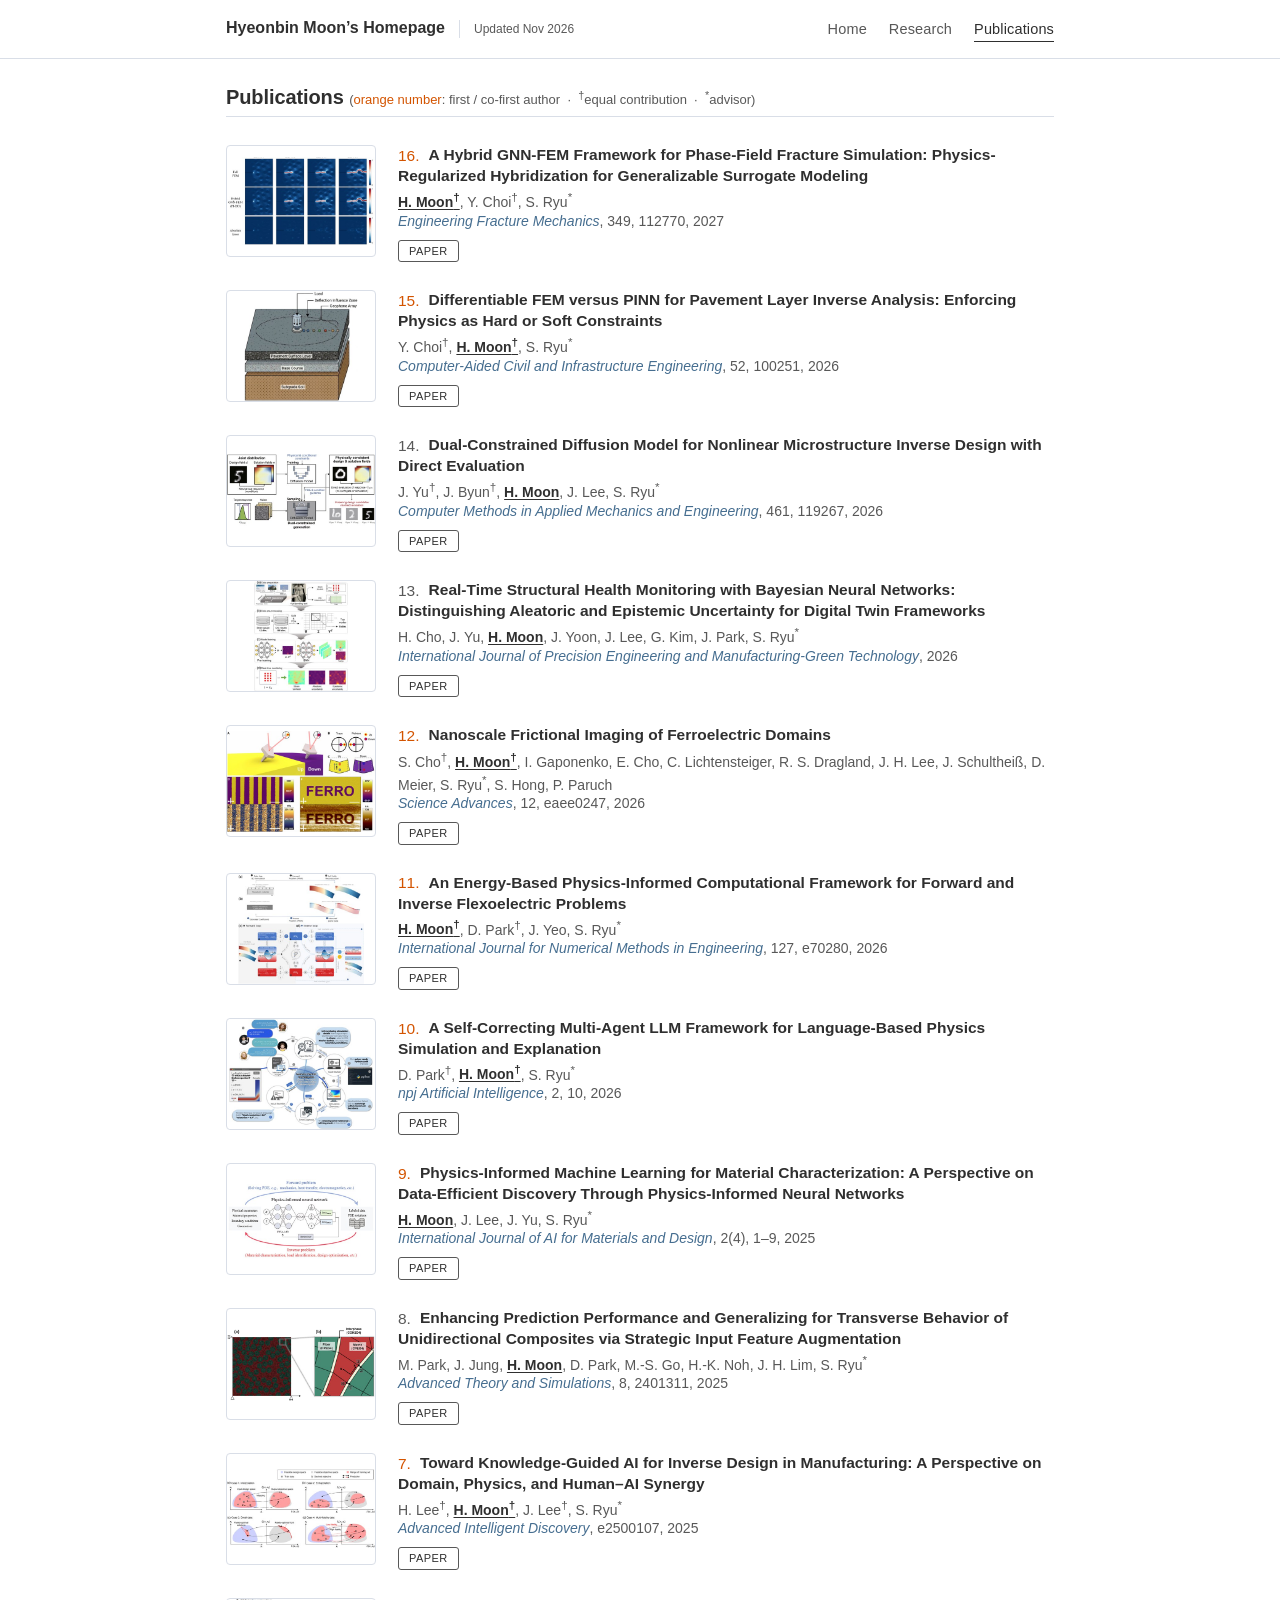
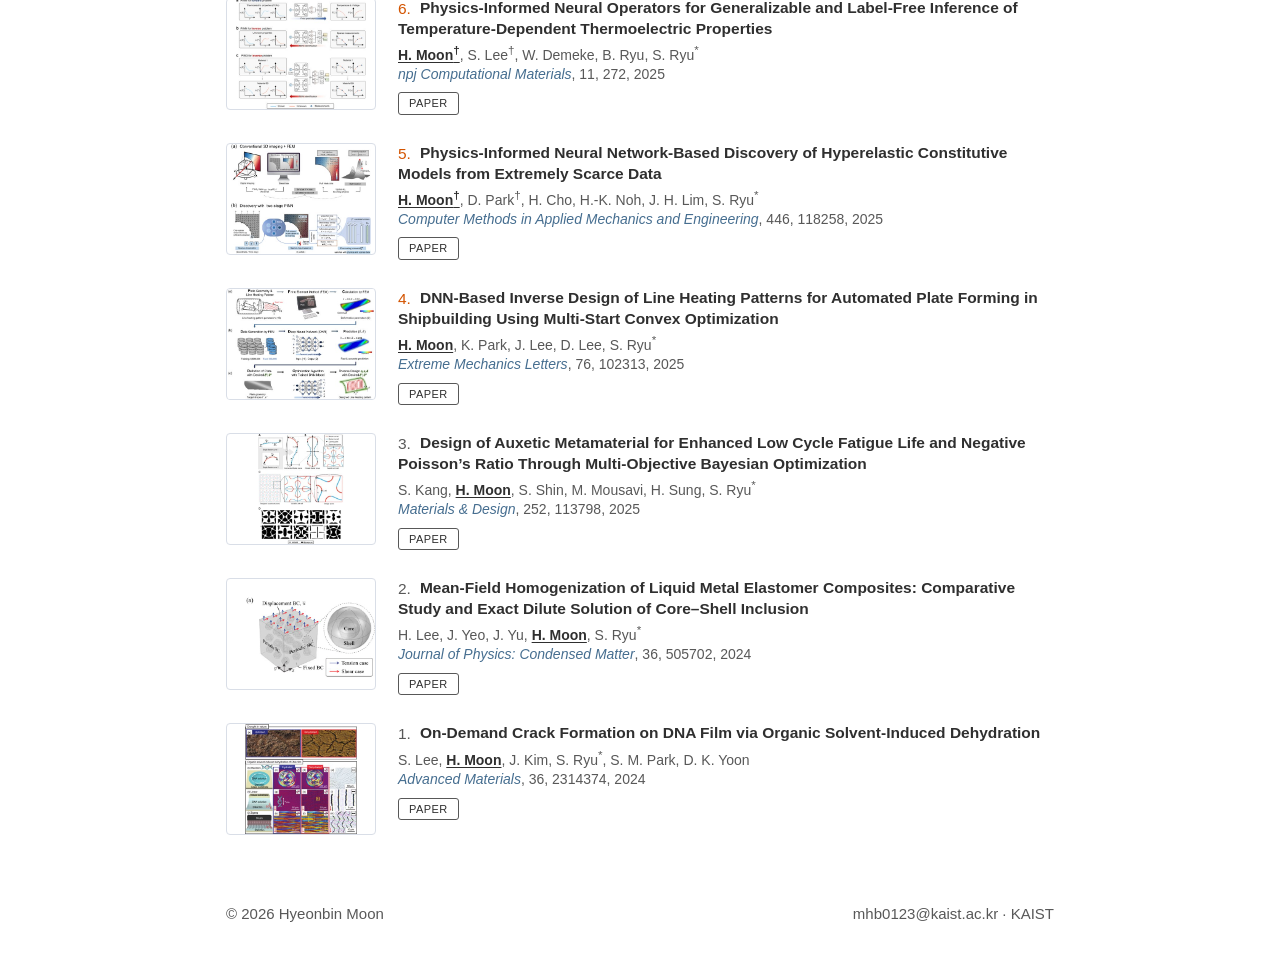
<file: publications.html>
<!DOCTYPE html>
<html lang="en">
<head>
<meta charset="UTF-8">
<meta name="viewport" content="width=device-width, initial-scale=1.0">
<title>Publications — Hyeonbin Moon</title>

<link rel="icon" type="image/svg+xml" href="data:image/svg+xml,%3Csvg xmlns='http://www.w3.org/2000/svg' viewBox='0 0 64 64'%3E%3Ccircle cx='32' cy='32' r='32' fill='%23466E90'/%3E%3Ctext x='32' y='42' font-family='Arial,Helvetica,sans-serif' font-size='26' font-weight='700' fill='white' text-anchor='middle'%3EHM%3C/text%3E%3C/svg%3E">

<meta name="description" content="Full list of peer-reviewed publications by Hyeonbin Moon, Ph.D. candidate at KAIST.">

<meta property="og:image" content="https://hyeonbin-moon.github.io/img/og-card.png">
<meta property="og:image:width" content="1200">
<meta property="og:image:height" content="630">
<meta property="og:url" content="https://hyeonbin-moon.github.io/">
<meta name="twitter:image" content="https://hyeonbin-moon.github.io/img/og-card.png">
<meta property="og:type" content="website">
<meta property="og:title" content="Publications — Hyeonbin Moon">
<meta property="og:description" content="Full list of peer-reviewed publications by Hyeonbin Moon, Ph.D. candidate at KAIST.">
<meta name="twitter:card" content="summary_large_image">
<meta name="twitter:title" content="Publications — Hyeonbin Moon">
<meta name="twitter:description" content="Full list of peer-reviewed publications by Hyeonbin Moon, Ph.D. candidate at KAIST.">

<link rel="stylesheet" href="styles.css?v=20261121i">
<script type="application/ld+json">
{
  "@context": "https://schema.org",
  "@type": "Person",
  "name": "Hyeonbin Moon",
  "jobTitle": "Ph.D. Candidate",
  "email": "mailto:mhb0123@kaist.ac.kr",
  "affiliation": {
    "@type": "CollegeOrUniversity",
    "name": "KAIST (Korea Advanced Institute of Science and Technology)"
  },
  "alumniOf": [
    {"@type": "CollegeOrUniversity", "name": "KAIST"},
    {"@type": "CollegeOrUniversity", "name": "Inha University"}
  ],
  "sameAs": [
    "https://scholar.google.com/citations?hl=en&user=YVXCVJMAAAAJ"
  ],
  "knowsAbout": ["Physics-Informed Machine Learning", "Computational Solid Mechanics", "Reduced-Order Modeling", "Uncertainty Quantification", "Digital Twins", "Inverse Design"]
}
</script>
</head>
<body>

<nav>
  <div class="wrap">
    <div class="brand-group">
      <a class="brand" href="index.html">Hyeonbin Moon&rsquo;s Homepage</a>
      <span class="nav-updated">Updated Nov 2026</span>
    </div>
    <button class="nav-toggle" id="navToggle" aria-label="Toggle menu" aria-expanded="false">
      <span></span><span></span><span></span>
    </button>
    <ul id="navList">
      <li><a href="index.html">Home</a></li>
      <li><a href="research.html">Research</a></li>
      <li><a href="publications.html" aria-current="page">Publications</a></li>
    </ul>
  </div>
</nav>

<section id="publications">
  <div class="wrap">
    <div class="section-head"><span class="icon-badge"><svg viewBox="0 0 24 24" fill="none" stroke="currentColor" stroke-width="2" stroke-linecap="round" stroke-linejoin="round"><path d="M4 4.5A1.5 1.5 0 0 1 5.5 3H10a2 2 0 0 1 2 2v14.5"/><path d="M20 4.5A1.5 1.5 0 0 0 18.5 3H14a2 2 0 0 0-2 2v14.5"/><path d="M2 5.5A1.5 1.5 0 0 1 3.5 4H10a2 2 0 0 1 2 2v14a1.5 1.5 0 0 0-1.5-1.5H3.5A1.5 1.5 0 0 1 2 17V5.5z"/><path d="M22 5.5A1.5 1.5 0 0 0 20.5 4H14a2 2 0 0 0-2 2v14a1.5 1.5 0 0 1 1.5-1.5h6.5a1.5 1.5 0 0 0 1.5-1.5V5.5z"/></svg></span><h2>Publications <span class="pub-legend">(<span class="pub-key">orange number</span>: first / co-first author &nbsp;&middot;&nbsp; <sup>&dagger;</sup>equal contribution &nbsp;&middot;&nbsp; <sup>*</sup>advisor)</span></h2></div>
    <div class="pub first" id="pub-16">
      <a class="pub-thumb" href="https://doi.org/10.1016/j.engfracmech.2026.112770" target="_blank" rel="noopener"><img src="img/pub-16.jpg" alt="" loading="lazy"></a>
      <div class="pub-text">
        <div class="pub-title"><span class="pub-num">16.</span>A Hybrid GNN-FEM Framework for Phase-Field Fracture Simulation: Physics-Regularized Hybridization for Generalizable Surrogate Modeling</div>
        <div class="pub-meta"><strong>H. Moon<sup>&dagger;</sup></strong>, Y. Choi<sup>&dagger;</sup>, S. Ryu<sup>*</sup></div>
        <div class="pub-venue"><em>Engineering Fracture Mechanics</em>, 349, 112770, 2027</div>
        <div class="pub-links"><a href="https://doi.org/10.1016/j.engfracmech.2026.112770" target="_blank" rel="noopener">Paper</a></div>
      </div>
    </div>
    <div class="pub first" id="pub-15">
      <a class="pub-thumb" href="https://doi.org/10.1016/j.cacaie.2026.100251" target="_blank" rel="noopener"><img src="img/pub-15.jpg" alt="" loading="lazy"></a>
      <div class="pub-text">
        <div class="pub-title"><span class="pub-num">15.</span>Differentiable FEM versus PINN for Pavement Layer Inverse Analysis: Enforcing Physics as Hard or Soft Constraints</div>
        <div class="pub-meta">Y. Choi<sup>&dagger;</sup>, <strong>H. Moon<sup>&dagger;</sup></strong>, S. Ryu<sup>*</sup></div>
        <div class="pub-venue"><em>Computer-Aided Civil and Infrastructure Engineering</em>, 52, 100251, 2026</div>
        <div class="pub-links"><a href="https://doi.org/10.1016/j.cacaie.2026.100251" target="_blank" rel="noopener">Paper</a></div>
      </div>
    </div>
    <div class="pub" id="pub-14">
      <a class="pub-thumb" href="https://doi.org/10.1016/j.cma.2026.119267" target="_blank" rel="noopener"><img src="img/pub-14.jpg" alt="" loading="lazy"></a>
      <div class="pub-text">
        <div class="pub-title"><span class="pub-num">14.</span>Dual-Constrained Diffusion Model for Nonlinear Microstructure Inverse Design with Direct Evaluation</div>
        <div class="pub-meta">J. Yu<sup>&dagger;</sup>, J. Byun<sup>&dagger;</sup>, <strong>H. Moon</strong>, J. Lee, S. Ryu<sup>*</sup></div>
        <div class="pub-venue"><em>Computer Methods in Applied Mechanics and Engineering</em>, 461, 119267, 2026</div>
        <div class="pub-links"><a href="https://doi.org/10.1016/j.cma.2026.119267" target="_blank" rel="noopener">Paper</a></div>
      </div>
    </div>
    <div class="pub" id="pub-13">
      <a class="pub-thumb" href="https://doi.org/10.1007/s40684-026-00913-6" target="_blank" rel="noopener"><img src="img/pub-13.jpg" alt="" loading="lazy"></a>
      <div class="pub-text">
        <div class="pub-title"><span class="pub-num">13.</span>Real-Time Structural Health Monitoring with Bayesian Neural Networks: Distinguishing Aleatoric and Epistemic Uncertainty for Digital Twin Frameworks</div>
        <div class="pub-meta">H. Cho, J. Yu, <strong>H. Moon</strong>, J. Yoon, J. Lee, G. Kim, J. Park, S. Ryu<sup>*</sup></div>
        <div class="pub-venue"><em>International Journal of Precision Engineering and Manufacturing-Green Technology</em>, 2026</div>
        <div class="pub-links"><a href="https://doi.org/10.1007/s40684-026-00913-6" target="_blank" rel="noopener">Paper</a></div>
      </div>
    </div>
    <div class="pub first" id="pub-12">
      <a class="pub-thumb" href="https://doi.org/10.1126/sciadv.aee0247" target="_blank" rel="noopener"><img src="img/pub-12.jpg" alt="" loading="lazy"></a>
      <div class="pub-text">
        <div class="pub-title"><span class="pub-num">12.</span>Nanoscale Frictional Imaging of Ferroelectric Domains</div>
        <div class="pub-meta">S. Cho<sup>&dagger;</sup>, <strong>H. Moon<sup>&dagger;</sup></strong>, I. Gaponenko, E. Cho, C. Lichtensteiger, R. S. Dragland, J. H. Lee, J. Schultheiß, D. Meier, S. Ryu<sup>*</sup>, S. Hong, P. Paruch</div>
        <div class="pub-venue"><em>Science Advances</em>, 12, eaee0247, 2026</div>
        <div class="pub-links"><a href="https://doi.org/10.1126/sciadv.aee0247" target="_blank" rel="noopener">Paper</a></div>
      </div>
    </div>
    <div class="pub first" id="pub-11">
      <a class="pub-thumb" href="https://doi.org/10.1002/nme.70280" target="_blank" rel="noopener"><img src="img/pub-11.jpg" alt="" loading="lazy"></a>
      <div class="pub-text">
        <div class="pub-title"><span class="pub-num">11.</span>An Energy-Based Physics-Informed Computational Framework for Forward and Inverse Flexoelectric Problems</div>
        <div class="pub-meta"><strong>H. Moon<sup>&dagger;</sup></strong>, D. Park<sup>&dagger;</sup>, J. Yeo, S. Ryu<sup>*</sup></div>
        <div class="pub-venue"><em>International Journal for Numerical Methods in Engineering</em>, 127, e70280, 2026</div>
        <div class="pub-links"><a href="https://doi.org/10.1002/nme.70280" target="_blank" rel="noopener">Paper</a></div>
      </div>
    </div>
    <div class="pub first" id="pub-10">
      <a class="pub-thumb" href="https://doi.org/10.1038/s44387-025-00057-z" target="_blank" rel="noopener"><img src="img/pub-10.jpg" alt="" loading="lazy"></a>
      <div class="pub-text">
        <div class="pub-title"><span class="pub-num">10.</span>A Self-Correcting Multi-Agent LLM Framework for Language-Based Physics Simulation and Explanation</div>
        <div class="pub-meta">D. Park<sup>&dagger;</sup>, <strong>H. Moon<sup>&dagger;</sup></strong>, S. Ryu<sup>*</sup></div>
        <div class="pub-venue"><em>npj Artificial Intelligence</em>, 2, 10, 2026</div>
        <div class="pub-links"><a href="https://doi.org/10.1038/s44387-025-00057-z" target="_blank" rel="noopener">Paper</a></div>
      </div>
    </div>
    <div class="pub first" id="pub-9">
      <a class="pub-thumb" href="https://doi.org/10.36922/IJAMD025440043" target="_blank" rel="noopener"><img src="img/pub-9.jpg" alt="" loading="lazy"></a>
      <div class="pub-text">
        <div class="pub-title"><span class="pub-num">9.</span>Physics-Informed Machine Learning for Material Characterization: A Perspective on Data-Efficient Discovery Through Physics-Informed Neural Networks</div>
        <div class="pub-meta"><strong>H. Moon</strong>, J. Lee, J. Yu, S. Ryu<sup>*</sup></div>
        <div class="pub-venue"><em>International Journal of AI for Materials and Design</em>, 2(4), 1&ndash;9, 2025</div>
        <div class="pub-links"><a href="https://doi.org/10.36922/IJAMD025440043" target="_blank" rel="noopener">Paper</a></div>
      </div>
    </div>
    <div class="pub" id="pub-8">
      <a class="pub-thumb" href="https://doi.org/10.1002/adts.202401311" target="_blank" rel="noopener"><img src="img/pub-8.jpg" alt="" loading="lazy"></a>
      <div class="pub-text">
        <div class="pub-title"><span class="pub-num">8.</span>Enhancing Prediction Performance and Generalizing for Transverse Behavior of Unidirectional Composites via Strategic Input Feature Augmentation</div>
        <div class="pub-meta">M. Park, J. Jung, <strong>H. Moon</strong>, D. Park, M.-S. Go, H.-K. Noh, J. H. Lim, S. Ryu<sup>*</sup></div>
        <div class="pub-venue"><em>Advanced Theory and Simulations</em>, 8, 2401311, 2025</div>
        <div class="pub-links"><a href="https://doi.org/10.1002/adts.202401311" target="_blank" rel="noopener">Paper</a></div>
      </div>
    </div>
    <div class="pub first" id="pub-7">
      <a class="pub-thumb" href="https://doi.org/10.1002/aidi.202500107" target="_blank" rel="noopener"><img src="img/pub-7.jpg" alt="" loading="lazy"></a>
      <div class="pub-text">
        <div class="pub-title"><span class="pub-num">7.</span>Toward Knowledge-Guided AI for Inverse Design in Manufacturing: A Perspective on Domain, Physics, and Human&ndash;AI Synergy</div>
        <div class="pub-meta">H. Lee<sup>&dagger;</sup>, <strong>H. Moon<sup>&dagger;</sup></strong>, J. Lee<sup>&dagger;</sup>, S. Ryu<sup>*</sup></div>
        <div class="pub-venue"><em>Advanced Intelligent Discovery</em>, e2500107, 2025</div>
        <div class="pub-links"><a href="https://doi.org/10.1002/aidi.202500107" target="_blank" rel="noopener">Paper</a></div>
      </div>
    </div>
    <div class="pub first" id="pub-6">
      <a class="pub-thumb" href="https://doi.org/10.1038/s41524-025-01769-1" target="_blank" rel="noopener"><img src="img/pub-6.jpg" alt="" loading="lazy"></a>
      <div class="pub-text">
        <div class="pub-title"><span class="pub-num">6.</span>Physics-Informed Neural Operators for Generalizable and Label-Free Inference of Temperature-Dependent Thermoelectric Properties</div>
        <div class="pub-meta"><strong>H. Moon<sup>&dagger;</sup></strong>, S. Lee<sup>&dagger;</sup>, W. Demeke, B. Ryu, S. Ryu<sup>*</sup></div>
        <div class="pub-venue"><em>npj Computational Materials</em>, 11, 272, 2025</div>
        <div class="pub-links"><a href="https://doi.org/10.1038/s41524-025-01769-1" target="_blank" rel="noopener">Paper</a></div>
      </div>
    </div>
    <div class="pub first" id="pub-5">
      <a class="pub-thumb" href="https://doi.org/10.1016/j.cma.2025.118258" target="_blank" rel="noopener"><img src="img/pub-5.jpg" alt="" loading="lazy"></a>
      <div class="pub-text">
        <div class="pub-title"><span class="pub-num">5.</span>Physics-Informed Neural Network-Based Discovery of Hyperelastic Constitutive Models from Extremely Scarce Data</div>
        <div class="pub-meta"><strong>H. Moon<sup>&dagger;</sup></strong>, D. Park<sup>&dagger;</sup>, H. Cho, H.-K. Noh, J. H. Lim, S. Ryu<sup>*</sup></div>
        <div class="pub-venue"><em>Computer Methods in Applied Mechanics and Engineering</em>, 446, 118258, 2025</div>
        <div class="pub-links"><a href="https://doi.org/10.1016/j.cma.2025.118258" target="_blank" rel="noopener">Paper</a></div>
      </div>
    </div>
    <div class="pub first" id="pub-4">
      <a class="pub-thumb" href="https://doi.org/10.1016/j.eml.2025.102313" target="_blank" rel="noopener"><img src="img/pub-4.jpg" alt="" loading="lazy"></a>
      <div class="pub-text">
        <div class="pub-title"><span class="pub-num">4.</span>DNN-Based Inverse Design of Line Heating Patterns for Automated Plate Forming in Shipbuilding Using Multi-Start Convex Optimization</div>
        <div class="pub-meta"><strong>H. Moon</strong>, K. Park, J. Lee, D. Lee, S. Ryu<sup>*</sup></div>
        <div class="pub-venue"><em>Extreme Mechanics Letters</em>, 76, 102313, 2025</div>
        <div class="pub-links"><a href="https://doi.org/10.1016/j.eml.2025.102313" target="_blank" rel="noopener">Paper</a></div>
      </div>
    </div>
    <div class="pub" id="pub-3">
      <a class="pub-thumb" href="https://doi.org/10.1016/j.matdes.2025.113798" target="_blank" rel="noopener"><img src="img/pub-3.jpg" alt="" loading="lazy"></a>
      <div class="pub-text">
        <div class="pub-title"><span class="pub-num">3.</span>Design of Auxetic Metamaterial for Enhanced Low Cycle Fatigue Life and Negative Poisson&rsquo;s Ratio Through Multi-Objective Bayesian Optimization</div>
        <div class="pub-meta">S. Kang, <strong>H. Moon</strong>, S. Shin, M. Mousavi, H. Sung, S. Ryu<sup>*</sup></div>
        <div class="pub-venue"><em>Materials &amp; Design</em>, 252, 113798, 2025</div>
        <div class="pub-links"><a href="https://doi.org/10.1016/j.matdes.2025.113798" target="_blank" rel="noopener">Paper</a></div>
      </div>
    </div>
    <div class="pub" id="pub-2">
      <a class="pub-thumb" href="https://doi.org/10.1088/1361-648X/ad765e" target="_blank" rel="noopener"><img src="img/pub-2.jpg" alt="" loading="lazy"></a>
      <div class="pub-text">
        <div class="pub-title"><span class="pub-num">2.</span>Mean-Field Homogenization of Liquid Metal Elastomer Composites: Comparative Study and Exact Dilute Solution of Core&ndash;Shell Inclusion</div>
        <div class="pub-meta">H. Lee, J. Yeo, J. Yu, <strong>H. Moon</strong>, S. Ryu<sup>*</sup></div>
        <div class="pub-venue"><em>Journal of Physics: Condensed Matter</em>, 36, 505702, 2024</div>
        <div class="pub-links"><a href="https://doi.org/10.1088/1361-648X/ad765e" target="_blank" rel="noopener">Paper</a></div>
      </div>
    </div>
    <div class="pub" id="pub-1">
      <a class="pub-thumb" href="https://doi.org/10.1002/adma.202314374" target="_blank" rel="noopener"><img src="img/pub-1.jpg" alt="" loading="lazy"></a>
      <div class="pub-text">
        <div class="pub-title"><span class="pub-num">1.</span>On-Demand Crack Formation on DNA Film via Organic Solvent-Induced Dehydration</div>
        <div class="pub-meta">S. Lee, <strong>H. Moon</strong>, J. Kim, S. Ryu<sup>*</sup>, S. M. Park, D. K. Yoon</div>
        <div class="pub-venue"><em>Advanced Materials</em>, 36, 2314374, 2024</div>
        <div class="pub-links"><a href="https://doi.org/10.1002/adma.202314374" target="_blank" rel="noopener">Paper</a></div>
      </div>
    </div>
  </div>
</section>

<footer id="contact">
  <div class="wrap">
    <span>© 2026 Hyeonbin Moon</span>
    <span>mhb0123@kaist.ac.kr · KAIST</span>
  </div>
</footer>

<script>
  (function(){
    var toggle = document.getElementById('navToggle');
    var list = document.getElementById('navList');
    toggle.addEventListener('click', function(){
      var open = list.classList.toggle('open');
      toggle.setAttribute('aria-expanded', open ? 'true' : 'false');
    });
    list.querySelectorAll('a').forEach(function(link){
      link.addEventListener('click', function(){
        list.classList.remove('open');
        toggle.setAttribute('aria-expanded', 'false');
      });
    });
  })();
</script>
</body>
</html>
</file>
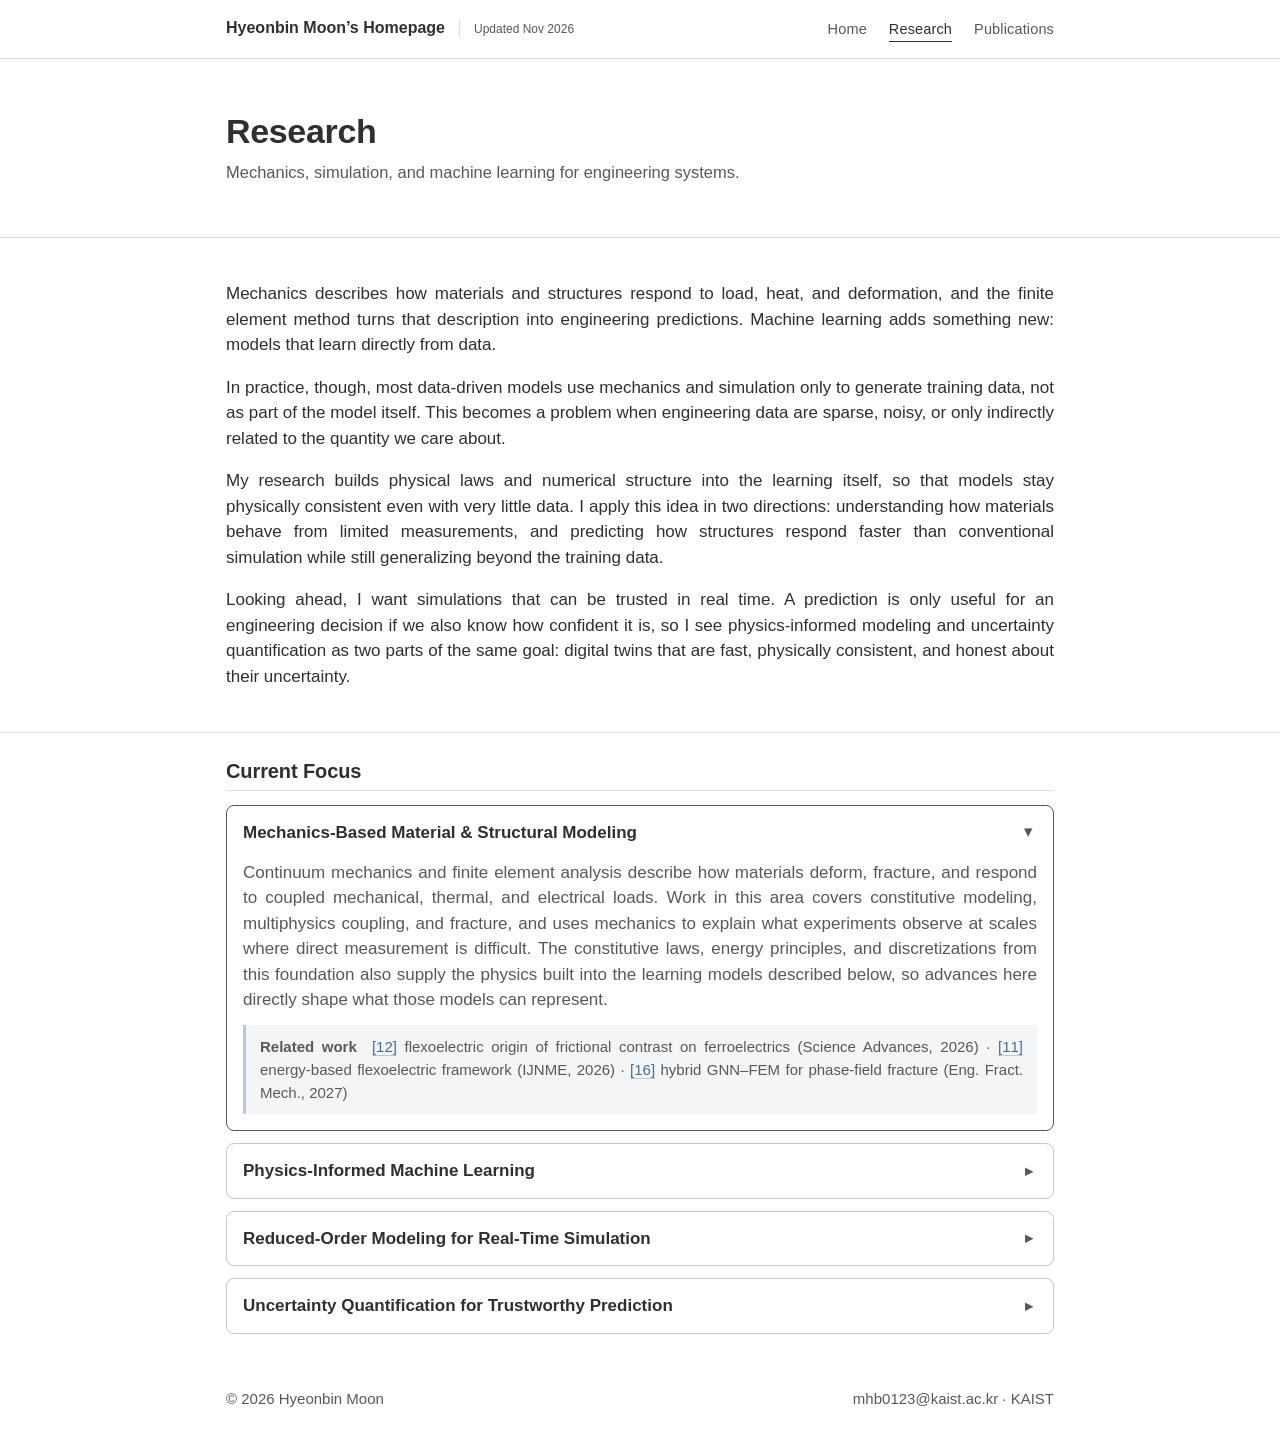
<file: research.html>
<!DOCTYPE html>
<html lang="en">
<head>
<meta charset="UTF-8">
<meta name="viewport" content="width=device-width, initial-scale=1.0">
<title>Research — Hyeonbin Moon</title>

<link rel="icon" type="image/svg+xml" href="data:image/svg+xml,%3Csvg xmlns='http://www.w3.org/2000/svg' viewBox='0 0 64 64'%3E%3Ccircle cx='32' cy='32' r='32' fill='%23466E90'/%3E%3Ctext x='32' y='42' font-family='Arial,Helvetica,sans-serif' font-size='26' font-weight='700' fill='white' text-anchor='middle'%3EHM%3C/text%3E%3C/svg%3E">

<meta name="description" content="Research overview and current focus areas of Hyeonbin Moon, Ph.D. candidate in Mechanical Engineering at KAIST — physics-informed machine learning, reduced-order modeling, uncertainty quantification, and digital twins.">

<meta property="og:image" content="https://hyeonbin-moon.github.io/img/og-card.png">
<meta property="og:image:width" content="1200">
<meta property="og:image:height" content="630">
<meta property="og:url" content="https://hyeonbin-moon.github.io/">
<meta name="twitter:image" content="https://hyeonbin-moon.github.io/img/og-card.png">
<meta property="og:type" content="website">
<meta property="og:title" content="Research — Hyeonbin Moon">
<meta property="og:description" content="Research overview and current focus areas of Hyeonbin Moon, Ph.D. candidate in Mechanical Engineering at KAIST — physics-informed machine learning, reduced-order modeling, uncertainty quantification, and digital twins.">
<meta name="twitter:card" content="summary_large_image">
<meta name="twitter:title" content="Research — Hyeonbin Moon">
<meta name="twitter:description" content="Research overview and current focus areas of Hyeonbin Moon, Ph.D. candidate in Mechanical Engineering at KAIST.">

<link rel="stylesheet" href="styles.css?v=20261121i">
<script type="application/ld+json">
{
  "@context": "https://schema.org",
  "@type": "Person",
  "name": "Hyeonbin Moon",
  "jobTitle": "Ph.D. Candidate",
  "email": "mailto:mhb0123@kaist.ac.kr",
  "affiliation": {
    "@type": "CollegeOrUniversity",
    "name": "KAIST (Korea Advanced Institute of Science and Technology)"
  },
  "alumniOf": [
    {"@type": "CollegeOrUniversity", "name": "KAIST"},
    {"@type": "CollegeOrUniversity", "name": "Inha University"}
  ],
  "sameAs": [
    "https://scholar.google.com/citations?hl=en&user=YVXCVJMAAAAJ"
  ],
  "knowsAbout": ["Physics-Informed Machine Learning", "Computational Solid Mechanics", "Reduced-Order Modeling", "Uncertainty Quantification", "Digital Twins", "Inverse Design"]
}
</script>
</head>
<body>

<nav>
  <div class="wrap">
    <div class="brand-group">
      <a class="brand" href="index.html">Hyeonbin Moon&rsquo;s Homepage</a>
      <span class="nav-updated">Updated Nov 2026</span>
    </div>
    <button class="nav-toggle" id="navToggle" aria-label="Toggle menu" aria-expanded="false">
      <span></span><span></span><span></span>
    </button>
    <ul id="navList">
      <li><a href="index.html">Home</a></li>
      <li><a href="research.html" aria-current="page">Research</a></li>
      <li><a href="publications.html">Publications</a></li>
    </ul>
  </div>
</nav>

<div class="page-banner">
  <div class="wrap">
    <h1>Research</h1>
    <p>Mechanics, simulation, and machine learning for engineering systems.</p>
  </div>
</div>

<section id="research-overview">
  <div class="wrap">
    <div class="bio">
      <p>
        Mechanics describes how materials and structures respond to load, heat, and deformation, and the finite
        element method turns that description into engineering predictions. Machine learning adds something new:
        models that learn directly from data.
      </p>
      <p>
        In practice, though, most data-driven models use mechanics and simulation only to generate training
        data, not as part of the model itself. This becomes a problem when engineering data are sparse, noisy,
        or only indirectly related to the quantity we care about.
      </p>
      <p>
        My research builds physical laws and numerical structure into the learning itself, so that models stay
        physically consistent even with very little data. I apply this idea in two directions: understanding how
        materials behave from limited measurements, and predicting how structures respond faster than
        conventional simulation while still generalizing beyond the training data.
      </p>
      <p>
        Looking ahead, I want simulations that can be trusted in real time. A prediction is only useful for an
        engineering decision if we also know how confident it is, so I see physics-informed modeling and
        uncertainty quantification as two parts of the same goal: digital twins that are fast, physically
        consistent, and honest about their uncertainty.
      </p>
    </div>
  </div>
</section>

<section id="focus">
  <div class="wrap">
    <div class="section-head"><span class="icon-badge"><svg viewBox="0 0 24 24" fill="none" stroke="currentColor" stroke-width="2" stroke-linecap="round" stroke-linejoin="round"><circle cx="12" cy="12" r="9"/><path d="M12 7v5l3 3"/></svg></span><h2>Current Focus</h2></div>

    <details class="focus-item" open>
      <summary>Mechanics-Based Material &amp; Structural Modeling</summary>
      <div class="focus-body">
        Continuum mechanics and finite element analysis describe how materials deform, fracture, and respond to
        coupled mechanical, thermal, and electrical loads. Work in this area covers constitutive modeling,
        multiphysics coupling, and fracture, and uses mechanics to explain what experiments observe at scales
        where direct measurement is difficult. The constitutive laws, energy principles, and discretizations
        from this foundation also supply the physics built into the learning models described below, so advances
        here directly shape what those models can represent.
        <div class="key-work"><b>Related work</b> &nbsp;<a href="publications.html#pub-12">[12]</a> flexoelectric origin of frictional contrast on ferroelectrics (Science Advances, 2026) &middot; <a href="publications.html#pub-11">[11]</a> energy-based flexoelectric framework (IJNME, 2026) &middot; <a href="publications.html#pub-16">[16]</a> hybrid GNN&ndash;FEM for phase-field fracture (Eng. Fract. Mech., 2027)</div>
      </div>
    </details>

    <details class="focus-item">
      <summary>Physics-Informed Machine Learning</summary>
      <div class="focus-body">
        Physics-informed machine learning builds governing equations, energy principles, and numerical structure
        directly into the model. With the physics ruling out unrealistic solutions, these models learn from far
        less data, infer properties that cannot be measured directly, and remain reliable outside the training
        range. Physics can enter as a soft penalty in the loss or as a hard constraint through the architecture
        or a differentiable solver, and that choice affects accuracy, cost, and robustness. Applications include
        identifying material behavior from limited tests, predicting full-field responses, and solving inverse
        problems in design and manufacturing.
        <div class="key-work"><b>Related work</b> &nbsp;<a href="publications.html#pub-5">[5]</a> hyperelastic law discovery from scarce data (CMAME, 2025) &middot; <a href="publications.html#pub-6">[6]</a> label-free thermoelectric inference with neural operators (npj Comput. Mater., 2025) &middot; <a href="publications.html#pub-15">[15]</a> differentiable FEM vs. PINN for inverse analysis (CACIE, 2026) &middot; <a href="publications.html#pub-9">[9]</a> perspective on PIML for material characterization (2025)</div>
      </div>
    </details>

    <details class="focus-item">
      <summary>Reduced-Order Modeling for Real-Time Simulation</summary>
      <div class="focus-body">
        High-fidelity simulation is often too slow for design iteration and online use. Reduced-order and
        surrogate models keep the essential physics while running in near real time, which makes repeated
        evaluation and rapid what-if analysis practical. The open question is how to keep them accurate under
        geometries, loads, and operating conditions that were not part of the training data. Combining learned
        components with physics-based solvers, rather than replacing the solver entirely, is one route to models
        that are both fast and transferable.
        <div class="key-work"><b>Related work</b> &nbsp;<a href="publications.html#pub-16">[16]</a> physics-regularized GNN&ndash;FEM surrogate that generalizes across geometries and meshes (Eng. Fract. Mech., 2027)</div>
      </div>
    </details>

    <details class="focus-item">
      <summary>Uncertainty Quantification for Trustworthy Prediction</summary>
      <div class="focus-body">
        A prediction can guide an engineering decision only when its reliability is known. Uncertainty
        quantification separates noise in the data from gaps in the model and attaches a confidence level to
        each prediction. The distinction matters in practice: noise calls for better measurements, while model
        uncertainty calls for more data or a better model. Combined with fast physics-based models, uncertainty
        estimates let a digital twin report not only what a structure is doing but also how far that assessment
        can be trusted.
        <div class="key-work"><b>Related work</b> &nbsp;<a href="publications.html#pub-13">[13]</a> Bayesian neural networks separating aleatoric and epistemic uncertainty for SHM (IJPEM-GT, 2026)</div>
      </div>
    </details>
  </div>
</section>

<footer id="contact">
  <div class="wrap">
    <span>© 2026 Hyeonbin Moon</span>
    <span>mhb0123@kaist.ac.kr · KAIST</span>
  </div>
</footer>

<script>
  (function(){
    var toggle = document.getElementById('navToggle');
    var list = document.getElementById('navList');
    toggle.addEventListener('click', function(){
      var open = list.classList.toggle('open');
      toggle.setAttribute('aria-expanded', open ? 'true' : 'false');
    });
    list.querySelectorAll('a').forEach(function(link){
      link.addEventListener('click', function(){
        list.classList.remove('open');
        toggle.setAttribute('aria-expanded', 'false');
      });
    });
  })();
</script>
</body>
</html>
</file>
<file: styles.css>
:root{
  --paper:#FFFFFF;
  --ink:#2F2F2F;
  --ink-soft:#585858;
  --line:#D9DEE7;
  --line-strong:#BFC7D5;
  --accent:#466E90;
  --hover:#F3F5F7;
}

*{box-sizing:border-box;}
html{scroll-behavior:smooth;}
body{
  margin:0;
  background:var(--paper);
  color:var(--ink);
  font-family:Arial, Helvetica, 'Helvetica Neue', -apple-system, 'Segoe UI', sans-serif;
  font-size:17px;
  line-height:1.5;
  -webkit-font-smoothing:antialiased;
}
::selection{background:var(--ink);color:var(--paper);}

a{color:var(--accent);text-decoration:none;border-bottom:1px solid var(--line-strong);}
a:hover{color:var(--ink);border-color:var(--ink);}
a:focus-visible,button:focus-visible{outline:2px solid var(--ink);outline-offset:2px;}

h1,h2,h3{font-family:Arial, Helvetica, 'Helvetica Neue', -apple-system, 'Segoe UI', sans-serif;font-weight:600;margin:0;letter-spacing:-0.01em;line-height:1.2;}

.wrap{max-width:900px;margin:0 auto;padding:0 36px;}

/* ---------- nav ---------- */
nav{
  position:sticky;top:0;z-index:10;
  background:rgba(255,255,255,0.94);
  backdrop-filter:blur(6px);
  border-bottom:1px solid var(--line);
}
nav .wrap{display:flex;justify-content:space-between;align-items:center;height:58px;position:relative;}
nav .brand{font-family:Arial, Helvetica, 'Helvetica Neue', -apple-system, 'Segoe UI', sans-serif;font-size:16px;letter-spacing:0;color:var(--ink);font-weight:600;border-bottom:none;}
nav .brand:hover{color:var(--ink);border-bottom:none;}
.brand-group{display:flex;align-items:center;gap:14px;}
.nav-updated{
  font-family:Arial, Helvetica, 'Helvetica Neue', -apple-system, 'Segoe UI', sans-serif;font-size:12px;color:var(--ink-soft);
  white-space:nowrap;border-left:1px solid var(--line);padding-left:14px;
}
nav ul{list-style:none;display:flex;gap:22px;margin:0;padding:0;}
nav a{border:none;font-size:14.5px;color:var(--ink-soft);font-family:Arial, Helvetica, 'Helvetica Neue', -apple-system, 'Segoe UI', sans-serif;padding-bottom:2px;position:relative;letter-spacing:0.01em;}
nav a::after{content:"";position:absolute;left:0;right:100%;bottom:-3px;height:1px;background:var(--ink);transition:right 0.2s ease;}
nav a:hover{color:var(--ink);}
nav a:hover::after{right:0;}
nav a[aria-current="page"]{color:var(--ink);}
nav a[aria-current="page"]::after{right:0;}

.nav-toggle{
  display:none;flex-direction:column;justify-content:center;gap:5px;
  width:32px;height:32px;background:none;border:none;cursor:pointer;padding:0;
}
.nav-toggle span{display:block;width:100%;height:1.5px;background:var(--ink);border-radius:1px;transition:transform 0.2s ease, opacity 0.2s ease;}
.nav-toggle[aria-expanded="true"] span:nth-child(1){transform:translateY(7px) rotate(45deg);}
.nav-toggle[aria-expanded="true"] span:nth-child(2){opacity:0;}
.nav-toggle[aria-expanded="true"] span:nth-child(3){transform:translateY(-7px) rotate(-45deg);}

/* ---------- hero ---------- */
header.hero{
  position:relative;
  padding:38px 0 30px;
  border-bottom:1px solid var(--line);
  background:var(--paper);
}
.hero-row{display:flex;gap:32px;align-items:flex-start;position:relative;z-index:1;}
.hero-about-wrap{margin-top:30px;}
.avatar{
  flex:0 0 auto;
  width:112px;height:112px;border-radius:50%;
  padding:0;
  background:none;
  border:1px solid var(--line-strong);
}
.avatar-inner{
  width:100%;height:100%;border-radius:50%;
  background:var(--paper);
  display:flex;align-items:center;justify-content:center;
  font-family:Arial, Helvetica, 'Helvetica Neue', -apple-system, 'Segoe UI', sans-serif;font-size:34px;font-weight:600;
  color:var(--ink);
  overflow:hidden;
}
.avatar-inner img{
  width:100%;height:100%;
  object-fit:cover;
  border-radius:50%;
  display:block;
}
.eyebrow{
  display:inline-block;
  font-family:Arial, Helvetica, 'Helvetica Neue', -apple-system, 'Segoe UI', sans-serif;font-size:15px;font-weight:500;color:var(--ink-soft);
  letter-spacing:0;text-transform:none;margin-bottom:14px;
}
h1.name{
  font-size:40px;margin-bottom:10px;letter-spacing:-0.01em;
  color:var(--ink);
}
.role-affiliation{color:var(--ink-soft);font-size:16.5px;margin:0 0 6px;}
.role-tagline{
  color:var(--ink-soft);font-size:17.5px;margin:0 0 22px;font-style:italic;
}
.contact-row{display:flex;flex-wrap:wrap;gap:20px;font-family:Arial, Helvetica, 'Helvetica Neue', -apple-system, 'Segoe UI', sans-serif;font-size:15px;}
.contact-pending{color:var(--ink-soft);opacity:0.5;border-bottom:1px dashed var(--line-strong);cursor:default;}

/* ---------- sections ---------- */
section{padding:26px 0;border-bottom:1px solid var(--line);}
section:last-of-type{border-bottom:none;}
.section-head{
  display:flex;align-items:baseline;gap:14px;margin-bottom:14px;
  border-bottom:1px solid var(--line);padding-bottom:7px;
}
.icon-badge{display:none;}
.section-head h2{font-size:20px;font-weight:600;letter-spacing:-0.005em;}
.section-head .note{margin-left:4px;}

.bio p{color:var(--ink);font-size:17px;text-align:justify;hyphens:auto;}
.interests{margin-top:20px;font-size:14.5px;color:var(--ink-soft);}
.interests span{color:var(--ink-soft);}
.interests span+span::before{content:"  \00b7  ";color:var(--line-strong);}

/* journal reviewer list */
.journal-list{font-size:16px;color:var(--ink-soft);line-height:1.6;}
.journal-list span{color:var(--ink-soft);}
.journal-list span+span::before{content:", ";color:var(--ink-soft);}

/* publications */
.pub-legend{
  font-size:13px;font-weight:400;color:var(--ink-soft);letter-spacing:0;
  font-family:Arial, Helvetica, 'Helvetica Neue', -apple-system, 'Segoe UI', sans-serif;
}
.pub{
  padding:14px 0;
  transition:background 0.15s ease;
}
.pub:hover{background:var(--hover);}
.pub-title{font-family:Arial, Helvetica, 'Helvetica Neue', -apple-system, 'Segoe UI', sans-serif;font-size:15.5px;font-weight:600;line-height:1.3;margin-bottom:2px;color:var(--ink);}
.pub-meta{font-size:14px;color:var(--ink-soft);line-height:1.35;}
.pub-meta strong{text-decoration:underline;text-underline-offset:2px;color:var(--ink);}
.pub-meta em{font-style:italic;font-weight:600;color:var(--accent);}
.in-press{font-style:italic;font-weight:500;color:var(--ink-soft);}
.pub-num{
  display:inline-block;font-family:Arial, Helvetica, 'Helvetica Neue', -apple-system, 'Segoe UI', sans-serif;font-size:15.5px;font-weight:500;
  color:var(--ink-soft);margin-right:9px;vertical-align:middle;
}
.pub-tag{
  display:inline-block;font-family:Arial, Helvetica, 'Helvetica Neue', -apple-system, 'Segoe UI', sans-serif;font-size:10px;font-weight:500;
  border:1px solid var(--line-strong);border-radius:3px;padding:1px 6px;margin-right:8px;vertical-align:middle;
  color:var(--ink-soft);
}
.tag-journal,.tag-conference,.tag-preprint{color:var(--ink-soft);}

/* education */
.edu-grid{display:flex;flex-direction:column;}
.edu-item{padding:7px 0;border-bottom:1px solid var(--line);transition:background 0.15s ease;}
.edu-item:last-child{border-bottom:none;}
.edu-item:hover{background:var(--hover);}
.edu-degree{font-family:Arial, Helvetica, 'Helvetica Neue', -apple-system, 'Segoe UI', sans-serif;font-size:17px;font-weight:600;margin-bottom:3px;color:var(--ink);}
.edu-meta{font-size:15px;color:var(--ink-soft);}
.edu-dates{
  font-family:Arial, Helvetica, 'Helvetica Neue', -apple-system, 'Segoe UI', sans-serif;font-size:14px;font-weight:400;
  color:var(--ink-soft);margin-left:8px;
}

/* awards */
.award-grid{display:flex;flex-direction:column;}
.award-item{
  display:flex;gap:16px;align-items:baseline;padding:7px 0;border-bottom:1px solid var(--line);
  transition:background 0.15s ease;
}
.award-item:last-child{border-bottom:none;}
.award-item:hover{background:var(--hover);}
.award-year{font-family:Arial, Helvetica, 'Helvetica Neue', -apple-system, 'Segoe UI', sans-serif;font-size:15px;color:var(--ink-soft);flex:0 0 auto;width:44px;}
.award-name{font-family:Arial, Helvetica, 'Helvetica Neue', -apple-system, 'Segoe UI', sans-serif;font-weight:600;font-size:17px;color:var(--ink);}
.award-org{font-size:15px;color:var(--ink-soft);}

/* research grants & projects */
.grant-grid{display:flex;flex-direction:column;}
.grant-item{padding:9px 0;border-bottom:1px solid var(--line);transition:background 0.15s ease;}
.grant-item:last-child{border-bottom:none;}
.grant-item:hover{background:var(--hover);}
.grant-title{
  font-family:Arial, Helvetica, 'Helvetica Neue', -apple-system, 'Segoe UI', sans-serif;
  font-size:17px;font-weight:600;margin-bottom:3px;color:var(--ink);
}
.grant-role{
  display:inline-block;font-family:Arial, Helvetica, 'Helvetica Neue', -apple-system, 'Segoe UI', sans-serif;
  font-size:12px;font-weight:600;
  border:1px solid var(--line-strong);border-radius:3px;padding:1px 7px;margin-right:9px;vertical-align:middle;
  color:var(--ink-soft);text-transform:uppercase;letter-spacing:0.03em;
}
.grant-dates{
  font-family:Arial, Helvetica, 'Helvetica Neue', -apple-system, 'Segoe UI', sans-serif;font-size:14px;font-weight:400;
  color:var(--ink-soft);margin-left:8px;
}
.grant-meta{font-size:15px;color:var(--ink-soft);}

/* research: current focus (collapsible) */
.focus-intro{
  font-size:17px;color:var(--ink-soft);margin:0 0 4px;
}
details.focus-item{
  border:1px solid var(--line-strong);
  border-radius:8px;
  margin-bottom:12px;
  background:var(--paper);
  transition:box-shadow 0.15s ease, border-color 0.15s ease;
  overflow:hidden;
}
details.focus-item:last-child{margin-bottom:0;}
details.focus-item:hover{
  border-color:var(--ink-soft);
  box-shadow:0 2px 10px rgba(47,47,47,0.06);
}
details.focus-item[open]{
  border-color:var(--ink-soft);
}
details.focus-item summary{
  cursor:pointer;
  list-style:none;
  display:flex;align-items:center;justify-content:space-between;gap:14px;
  font-family:Arial, Helvetica, 'Helvetica Neue', -apple-system, 'Segoe UI', sans-serif;font-size:17px;font-weight:600;
  color:var(--ink);
  padding:14px 16px;
  transition:background 0.15s ease;
}
details.focus-item summary::-webkit-details-marker{display:none;}
details.focus-item summary::marker{content:"";}
details.focus-item summary:hover{background:var(--hover);}
details.focus-item summary::after{
  content:"\25B8";
  flex:0 0 auto;
  font-size:15px;
  color:var(--ink-soft);
  width:16px;text-align:center;
  transition:transform 0.2s ease;
}
details.focus-item[open] summary::after{transform:rotate(90deg);}
details.focus-item .focus-body{
  margin:0;
  padding:0 16px 16px;
  font-size:17px;color:var(--ink-soft);
  text-align:justify;hyphens:auto;
}

/* misc */
.misc-item{
  padding:7px 0;border-bottom:1px solid var(--line);font-size:17px;color:var(--ink-soft);
}
.misc-item:last-child{border-bottom:none;}

/* talks / conferences timeline */
.timeline{position:relative;padding-left:22px;}
.timeline::before{content:"";position:absolute;left:4px;top:4px;bottom:4px;width:1px;background:var(--line-strong);}
.talk{position:relative;padding-bottom:12px;}
.talk:last-child{padding-bottom:0;}
.talk::before{
  content:"";position:absolute;left:-24px;top:4px;width:9px;height:9px;
  border-radius:50%;background:var(--paper);border:1.5px solid var(--ink-soft);
  box-sizing:border-box;
}
.talk-date{
  display:inline;font-family:Arial, Helvetica, 'Helvetica Neue', -apple-system, 'Segoe UI', sans-serif;font-size:15px;font-weight:400;
  color:var(--ink-soft);
}
.talk-title{font-family:Arial, Helvetica, 'Helvetica Neue', -apple-system, 'Segoe UI', sans-serif;font-weight:600;margin:2px 0;font-size:17px;color:var(--ink);}
.talk-place{font-size:15px;color:var(--ink-soft);}
.talk-tag{
  display:inline-block;font-family:Arial, Helvetica, 'Helvetica Neue', -apple-system, 'Segoe UI', sans-serif;font-size:12px;font-weight:600;
  border:1px solid var(--line-strong);border-radius:3px;padding:1px 7px;margin-right:8px;vertical-align:middle;
  color:var(--ink-soft);text-transform:uppercase;letter-spacing:0.03em;
}

/* footer */
footer{padding:28px 0 40px;color:var(--ink-soft);font-size:15px;}
footer .wrap{display:flex;justify-content:space-between;flex-wrap:wrap;gap:10px;}

.note{
  font-family:Arial, Helvetica, 'Helvetica Neue', -apple-system, 'Segoe UI', sans-serif;font-size:13.5px;font-weight:500;color:var(--ink-soft);
  border-bottom:1px dashed var(--line-strong);
}

/* ---------- subpage banner (for non-home pages) ---------- */
.page-banner{
  padding:52px 0 36px;
  border-bottom:1px solid var(--line);
  background:var(--paper);
}
.page-banner .eyebrow{margin-bottom:12px;}
.page-banner h1{font-size:34px;letter-spacing:-0.01em;color:var(--ink);}
.page-banner p{color:var(--ink-soft);font-size:16.5px;margin-top:8px;}

@media (max-width:680px){
  .nav-toggle{display:flex;}
  .nav-updated{display:none;}
  nav ul{
    display:none;position:absolute;left:0;right:0;top:100%;
    flex-direction:column;gap:0;
    background:var(--paper);border-bottom:1px solid var(--line);
    padding:8px 28px 16px;
  }
  nav ul.open{display:flex;}
  nav ul li{width:100%;}
  nav a{display:block;padding:10px 0;}
  nav a::after{display:none;}
}

@media (max-width:600px){
  .hero-row{flex-direction:column;gap:18px;}
  h1.name{font-size:30px;}
}

@media (prefers-reduced-motion: reduce){
  html{scroll-behavior:auto;}
  *{transition:none !important;}
}

/* ---------- research thrusts (v2) ---------- */
.thrust-q{font-style:italic;color:var(--ink-soft);margin:0 0 10px;}
.key-work{margin:12px 0 0;padding:10px 14px;border-left:3px solid var(--line-strong);background:var(--hover);font-size:15px;line-height:1.55;}
.key-work b{font-weight:600;}
.status-pill{display:inline-block;font-size:11.5px;font-weight:600;letter-spacing:.02em;border-radius:999px;padding:1px 9px;margin-left:auto;margin-right:14px;border:1px solid;}
.status-pill.done{color:#466E90;border-color:#C9D6E8;background:#EDF1F9;}
.status-pill.next{color:#8A6A1F;border-color:#EAD9A8;background:#FFF7E1;}
.next-list{margin:10px 0 0;padding-left:20px;}
.next-list li{margin:6px 0;}

/* first / co-first author: accent-colored number */



.talk-tag{color:var(--accent);border-color:#C9D6E8;background:#EDF1F9;}
.award-year{color:var(--accent);font-weight:600;}
/* first / co-first author: orange number */
.pub.first .pub-num{color:#D35400;}
.pub-key{color:#D35400;}

/* Recent News: compact dated list */
.news-list{list-style:none;margin:0;padding:0;}
.news-list li{display:flex;gap:18px;padding:7px 0;border-bottom:1px solid var(--line);font-size:16px;line-height:1.5;}
.news-list li:last-child{border-bottom:none;}
.news-date{flex:0 0 78px;font-family:Arial, Helvetica, sans-serif;font-size:14px;color:var(--ink-soft);padding-top:1px;}
.news-text a{margin-left:4px;font-size:14px;}

/* Publications: figure thumbnail next to each entry (Selected-publications style) */
.pub{display:grid;grid-template-columns:150px 1fr;gap:22px;align-items:start;padding:14px 0;}
.pub-thumb{border:none;display:flex;align-items:center;justify-content:center;width:150px;height:112px;background:#fff;border:1px solid var(--line);border-radius:4px;overflow:hidden;}
.pub-thumb img{max-width:100%;max-height:100%;display:block;}
.pub-thumb:hover{border-color:var(--ink-soft);}
.pub-title{margin-bottom:3px;}
.pub-venue{font-size:14px;color:var(--ink-soft);line-height:1.35;}
.pub-venue em{font-style:italic;color:var(--accent);}
.pub-links{margin-top:6px;}
.pub-links a{display:inline-block;font-family:Arial, Helvetica, sans-serif;font-size:11px;letter-spacing:.04em;text-transform:uppercase;color:var(--ink);border:1px solid var(--ink-soft);border-radius:3px;padding:2px 10px;}
.pub-links a:hover{border-color:var(--accent);color:var(--accent);}
@media (max-width:640px){.pub{grid-template-columns:1fr;}.pub-thumb{width:100%;height:170px;}}

/* Mobile: no justified gaps; small thumbnail beside the title */
@media (max-width:640px){
  .bio p, details.focus-item .focus-body{text-align:left;hyphens:manual;}
  .pub{grid-template-columns:88px 1fr;gap:14px;}
  .pub-thumb{width:88px;height:66px;}
}
</file>
